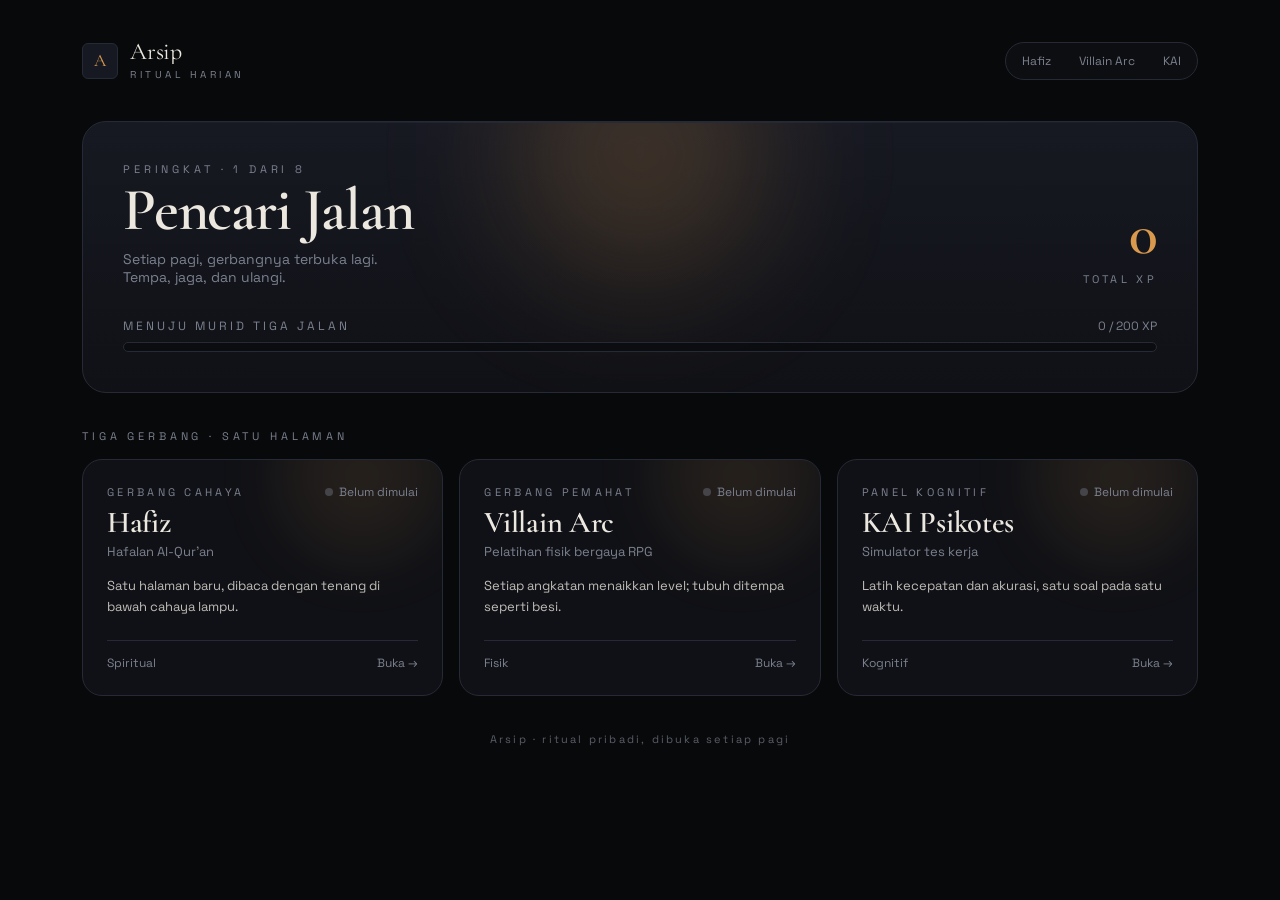
<file: index.html>
<!DOCTYPE html>
<html lang="id">
<head>
<meta charset="UTF-8">
<meta name="viewport" content="width=device-width, initial-scale=1.0">
<title>Arsip — Tiga Gerbang Ritual Harian</title>
<meta name="description" content="Satu halaman pembuka harian: peringkat XP gabungan dari Hafiz, Villain Arc, dan KAI Psikotes Simulator.">
<link rel="manifest" href="manifest.json">
<meta name="theme-color" content="#0b0c10">
<link rel="preconnect" href="https://fonts.googleapis.com">
<link rel="preconnect" href="https://fonts.gstatic.com" crossorigin>
<link href="https://fonts.googleapis.com/css2?family=Cormorant+Garamond:wght@500;600;700&family=Space+Grotesk:wght@400;500;600&display=swap" rel="stylesheet">
<style>
  :root{
    --ink: oklch(0.139 0.005 262.8);
    --surface: oklch(0.179 0.01 276.4);
    --raised: oklch(0.216 0.018 275);
    --edge: oklch(0.286 0.023 270.5);
    --mist: oklch(0.604 0.022 270.1);
    --snow: oklch(0.932 0.011 84.5);
    --ember: oklch(0.733 0.119 69.1);
    --font-sans: "Space Grotesk", ui-sans-serif, system-ui, sans-serif;
    --font-display: "Cormorant Garamond", ui-serif, Georgia, serif;
  }
  *{box-sizing:border-box;}
  body{
    margin:0; min-height:100vh; background:var(--ink); color:var(--snow);
    font-family:var(--font-sans); -webkit-font-smoothing:antialiased;
  }
  ::selection{ background-color: color-mix(in oklab, var(--ember) 30%, transparent); }
  a{ text-decoration:none; color:inherit; }

  .wrap{ max-width:1180px; margin:0 auto; padding:28px 20px 40px; }
  @media (min-width:640px){ .wrap{ padding:40px 32px 56px; } }

  /* ---- header ---- */
  header{ display:grid; grid-template-columns:minmax(0,1fr) auto; align-items:center; gap:12px; }
  @media (min-width:640px){ header{ display:flex; justify-content:space-between; flex-wrap:wrap; } }
  .brand{ display:flex; align-items:center; gap:10px; min-width:0; }
  @media (min-width:640px){ .brand{ gap:12px; } }
  .brand-mark{
    width:36px; height:36px; flex-shrink:0; display:grid; place-items:center; border-radius:6px;
    background:var(--raised); border:1px solid var(--edge);
    font-family:var(--font-display); font-size:1.1rem; color:var(--ember);
  }
  .brand-text{ min-width:0; }
  .brand-name{ font-family:var(--font-display); font-size:1.3rem; letter-spacing:-0.01em; line-height:1; margin:0; white-space:nowrap; overflow:hidden; text-overflow:ellipsis; }
  @media (min-width:640px){ .brand-name{ font-size:1.5rem; } }
  .brand-sub{ font-size:9px; letter-spacing:0.3em; text-transform:uppercase; color:var(--mist); margin:4px 0 0; white-space:nowrap; overflow:hidden; text-overflow:ellipsis; }
  @media (min-width:640px){ .brand-sub{ font-size:10px; letter-spacing:0.35em; } }

  nav.pills{ display:flex; align-items:center; gap:4px; flex-shrink:0; border-radius:999px; background:color-mix(in oklab, var(--surface) 70%, transparent); border:1px solid var(--edge); padding:4px; }
  nav.pills a{ border-radius:999px; padding:6px 10px; font-size:11px; color:var(--mist); transition:color .15s ease, background .15s ease; }
  @media (min-width:640px){ nav.pills a{ padding:6px 12px; font-size:12px; } }
  nav.pills a:hover{ color:var(--snow); }
  nav.pills a.current{ background:var(--raised); color:var(--snow); border:1px solid var(--edge); }
  .nav-full{ display:none; }
  .nav-short{ display:inline; }
  @media (min-width:480px){ .nav-full{ display:inline; } .nav-short{ display:none; } }

  /* ---- rank hero ---- */
  .hero{
    position:relative; overflow:hidden; margin-top:24px; padding:20px;
    border-radius:20px; border:1px solid var(--edge);
    background:linear-gradient(to bottom, var(--raised), var(--surface));
  }
  @media (min-width:640px){ .hero{ margin-top:40px; padding:40px; border-radius:24px; } }
  .hero-glow{
    position:absolute; top:-96px; left:50%; transform:translateX(-50%);
    width:256px; height:256px; border-radius:999px; background:color-mix(in oklab, var(--ember) 20%, transparent);
    filter:blur(64px); pointer-events:none; animation:ember-breathe 4.5s ease-in-out infinite;
  }
  .hero-topline{ position:absolute; inset:0 0 auto 0; height:1px; background:linear-gradient(to right, transparent, var(--edge), transparent); }
  .hero-inner{ position:relative; }
  .hero-row{ display:flex; flex-direction:column; gap:20px; }
  @media (min-width:640px){ .hero-row{ flex-direction:row; align-items:flex-end; justify-content:space-between; gap:24px; } }
  .hero-left{ min-width:0; }
  .eyebrow{ font-size:10px; letter-spacing:0.3em; text-transform:uppercase; color:var(--mist); margin:0; }
  @media (min-width:640px){ .eyebrow{ font-size:11px; letter-spacing:0.35em; } }
  .rank-name{ font-family:var(--font-display); font-weight:600; font-size:2.2rem; line-height:1.1; letter-spacing:-0.02em; margin:4px 0 0; }
  @media (min-width:640px){ .rank-name{ font-size:clamp(2.4rem,7vw,3.75rem); line-height:1; } }
  .rank-desc{ margin:10px 0 0; max-width:32ch; font-size:13px; color:var(--mist); }
  @media (min-width:640px){ .rank-desc{ font-size:14px; } }
  .xp-total{ font-family:var(--font-display); font-weight:600; font-size:2.6rem; line-height:1; letter-spacing:-0.02em; color:var(--ember); margin:0; }
  @media (min-width:640px){ .xp-total{ font-size:clamp(2.4rem,6vw,3.75rem); } }
  .xp-label{ margin:0; font-size:10px; letter-spacing:0.3em; text-transform:uppercase; color:var(--mist); }
  @media (min-width:640px){ .xp-label{ margin:8px 0 0; font-size:11px; } }
  .hero-right{ display:flex; align-items:baseline; gap:10px; text-align:left; }
  @media (min-width:640px){ .hero-right{ display:block; text-align:right; } }

  .prog{ margin-top:24px; }
  @media (min-width:640px){ .prog{ margin-top:32px; } }
  .prog-row{ display:flex; flex-wrap:wrap; align-items:center; justify-content:space-between; gap:6px 12px; margin-bottom:8px; font-size:11px; color:var(--mist); }
  @media (min-width:640px){ .prog-row{ font-size:12px; } }
  .prog-row span:first-child{ letter-spacing:0.2em; text-transform:uppercase; }
  @media (min-width:640px){ .prog-row span:first-child{ letter-spacing:0.25em; } }
  .prog-track{ height:10px; width:100%; overflow:hidden; border-radius:999px; background:color-mix(in oklab, var(--ink) 60%, transparent); border:1px solid var(--edge); }
  .prog-fill{
    height:100%; border-radius:999px; background:linear-gradient(to right, color-mix(in oklab, var(--ember) 70%, transparent), var(--ember));
    transform-origin:left; animation:ember-fill 1.6s cubic-bezier(.2,.7,.2,1) both;
  }

  /* ---- gates ---- */
  .gates-label{ margin:28px 0 14px; font-size:10px; letter-spacing:0.3em; text-transform:uppercase; color:var(--mist); }
  @media (min-width:640px){ .gates-label{ margin:36px 0 16px; font-size:11px; letter-spacing:0.35em; } }
  .gates{ display:grid; grid-template-columns:1fr; gap:16px; }
  @media (min-width:820px){ .gates{ grid-template-columns:repeat(3,1fr); } }

  .gate-card{
    position:relative; display:block; overflow:hidden; border-radius:18px;
    background:var(--surface); border:1px solid var(--edge); padding:20px;
    transition:transform .25s cubic-bezier(.2,.7,.2,1), border-color .25s ease;
  }
  @media (min-width:640px){ .gate-card{ border-radius:20px; padding:24px; } }
  .gate-card:hover{ transform:translateY(-4px); border-color:color-mix(in oklab, var(--ember) 40%, var(--edge)); }
  .gate-card:active{ transform:translateY(-1px); }
  .gate-glow{
    position:absolute; top:-64px; right:0; width:160px; height:160px; border-radius:999px;
    background:color-mix(in oklab, var(--ember) 10%, transparent); filter:blur(32px);
    pointer-events:none; transition:background .25s ease;
  }
  .gate-card:hover .gate-glow{ background:color-mix(in oklab, var(--ember) 20%, transparent); }
  .gate-inner{ position:relative; }
  .gate-top{ display:flex; align-items:center; justify-content:space-between; gap:8px; }
  .gate-label{ font-size:11px; letter-spacing:0.3em; text-transform:uppercase; color:var(--mist); }
  .gate-status{ display:flex; align-items:center; gap:6px; font-size:12px; color:var(--mist); white-space:nowrap; }
  .status-dot{ width:8px; height:8px; border-radius:999px; display:inline-block; }
  .status-dot.on{ background:var(--ember); box-shadow:0 0 8px 2px color-mix(in oklab, var(--ember) 60%, transparent); }
  .status-dot.off{ background:color-mix(in oklab, var(--mist) 40%, transparent); }
  .gate-name{ font-family:var(--font-display); font-weight:600; font-size:1.9rem; line-height:1.15; letter-spacing:-0.01em; margin:6px 0 0; }
  .gate-line{ margin:2px 0 0; font-size:13px; color:var(--mist); }
  .gate-blurb{ margin:16px 0 0; font-size:13px; line-height:1.6; color:color-mix(in oklab, var(--snow) 80%, transparent); }
  .gate-foot{ margin-top:22px; padding-top:14px; border-top:1px solid var(--edge); display:flex; align-items:center; justify-content:space-between; font-size:12px; }
  .gate-domain{ color:var(--mist); }
  .gate-cta{ color:var(--mist); transition:transform .15s ease, color .15s ease; }
  .gate-card:hover .gate-cta{ transform:translateX(4px); }
  .gate-card.is-active .gate-cta{ color:var(--ember); }

  footer{ margin-top:36px; text-align:center; font-size:11px; letter-spacing:0.2em; color:color-mix(in oklab, var(--mist) 70%, transparent); }

  /* ---- reveal-on-load ---- */
  .rise{ animation:ember-rise .9s cubic-bezier(.2,.7,.2,1) backwards; }
  @keyframes ember-rise{ from{ opacity:0; transform:translateY(16px); } to{ opacity:1; transform:translateY(0); } }
  @keyframes ember-fill{ from{ transform:scaleX(0); } to{ transform:scaleX(1); } }
  @keyframes ember-breathe{ 0%,100%{ opacity:.4; } 50%{ opacity:.85; } }
  @media (prefers-reduced-motion: reduce){
    .rise, .prog-fill, .hero-glow{ animation:none !important; opacity:1; }
  }
</style>
</head>
<body>

<div class="wrap">

  <header class="rise" style="animation-delay:.05s">
    <div class="brand">
      <div class="brand-mark">A</div>
      <div class="brand-text">
        <p class="brand-name">Arsip</p>
        <p class="brand-sub">Ritual Harian</p>
      </div>
    </div>
    <nav class="pills">
      <a href="./hafiz/">Hafiz</a>
      <a href="./villain-arc/"><span class="nav-full">Villain Arc</span><span class="nav-short">Villain</span></a>
      <a href="./kai/">KAI</a>
    </nav>
  </header>

  <section class="hero rise" style="animation-delay:.15s">
    <div class="hero-glow"></div>
    <div class="hero-topline"></div>
    <div class="hero-inner">
      <div class="hero-row">
        <div class="hero-left">
          <p class="eyebrow" id="rankPos">Peringkat · — dari 8</p>
          <h1 class="rank-name" id="rankName">Memuat…</h1>
          <p class="rank-desc">Setiap pagi, gerbangnya terbuka lagi. Tempa, jaga, dan ulangi.</p>
        </div>
        <div class="hero-right">
          <p class="xp-total" id="rankXP">0</p>
          <p class="xp-label">Total XP</p>
        </div>
      </div>
      <div class="prog">
        <div class="prog-row">
          <span id="rankNextLabel">Menuju —</span>
          <span id="rankNextXP">0 / 0 XP</span>
        </div>
        <div class="prog-track"><div class="prog-fill" id="rankFill" style="width:0%"></div></div>
      </div>
    </div>
  </section>

  <p class="gates-label rise" style="animation-delay:.3s">Tiga gerbang · satu halaman</p>

  <div class="gates">
    <a class="gate-card rise" data-app="hafiz" href="./hafiz/" style="animation-delay:.4s">
      <div class="gate-glow"></div>
      <div class="gate-inner">
        <div class="gate-top">
          <span class="gate-label">Gerbang Cahaya</span>
          <span class="gate-status" id="hafizStatus"><span class="status-dot off"></span>Memuat…</span>
        </div>
        <h2 class="gate-name">Hafiz</h2>
        <p class="gate-line">Hafalan Al-Qur'an</p>
        <p class="gate-blurb">Satu halaman baru, dibaca dengan tenang di bawah cahaya lampu.</p>
        <div class="gate-foot">
          <span class="gate-domain">Spiritual</span>
          <span class="gate-cta">Buka →</span>
        </div>
      </div>
    </a>

    <a class="gate-card rise" data-app="villain-arc" href="./villain-arc/" style="animation-delay:.5s">
      <div class="gate-glow"></div>
      <div class="gate-inner">
        <div class="gate-top">
          <span class="gate-label">Gerbang Pemahat</span>
          <span class="gate-status" id="villainStatus"><span class="status-dot off"></span>Memuat…</span>
        </div>
        <h2 class="gate-name">Villain Arc</h2>
        <p class="gate-line">Pelatihan fisik bergaya RPG</p>
        <p class="gate-blurb">Setiap angkatan menaikkan level; tubuh ditempa seperti besi.</p>
        <div class="gate-foot">
          <span class="gate-domain">Fisik</span>
          <span class="gate-cta">Buka →</span>
        </div>
      </div>
    </a>

    <a class="gate-card rise" data-app="kai" href="./kai/" style="animation-delay:.6s">
      <div class="gate-glow"></div>
      <div class="gate-inner">
        <div class="gate-top">
          <span class="gate-label">Panel Kognitif</span>
          <span class="gate-status" id="kaiStatus"><span class="status-dot off"></span>Memuat…</span>
        </div>
        <h2 class="gate-name">KAI Psikotes</h2>
        <p class="gate-line">Simulator tes kerja</p>
        <p class="gate-blurb">Latih kecepatan dan akurasi, satu soal pada satu waktu.</p>
        <div class="gate-foot">
          <span class="gate-domain">Kognitif</span>
          <span class="gate-cta">Buka →</span>
        </div>
      </div>
    </a>
  </div>

  <p class="rise" style="animation-delay:.7s"><footer>Arsip · ritual pribadi, dibuka setiap pagi</footer></p>

</div>

<script src="shared/storage-bridge.js"></script>
<script src="shared/gamification-core.js"></script>
<script>
(function () {
  function todayISO() { return new Date().toISOString().slice(0, 10); }
  function setStatus(el, active, label) {
    el.innerHTML = `<span class="status-dot ${active ? 'on' : 'off'}"></span>${label}`;
  }
  function setActive(cardEl, active) {
    cardEl.classList.toggle('is-active', !!active);
  }

  // ---- Rank hero (XP global lintas-app) ----
  function renderRank() {
    const profile = SharedGamification.getGlobalProfile();
    const ranks = SharedGamification.GLOBAL_RANKS;
    const idx = ranks.findIndex(r => r.name === profile.rank.name);

    document.getElementById('rankPos').textContent = `Peringkat · ${idx + 1} dari ${ranks.length}`;
    document.getElementById('rankName').textContent = profile.rank.name;
    document.getElementById('rankXP').textContent = profile.xp.toLocaleString('id-ID');
    document.getElementById('rankFill').style.width = profile.rank.progressToNext + '%';

    if (profile.rank.next) {
      document.getElementById('rankNextLabel').textContent = `Menuju ${profile.rank.next.name}`;
      const floor = ranks[idx].xp;
      const ceil = profile.rank.next.xp;
      document.getElementById('rankNextXP').textContent = `${profile.xp - floor} / ${ceil - floor} XP`;
    } else {
      document.getElementById('rankNextLabel').textContent = 'Rank maksimum tercapai';
      document.getElementById('rankNextXP').textContent = `${profile.xp} XP`;
    }
  }

  // ---- Hafiz: baca localStorage milik hafiz app langsung (same-origin) ----
  function renderHafizToday() {
    const el = document.getElementById('hafizStatus');
    const card = document.querySelector('.gate-card[data-app="hafiz"]');
    try {
      const profile = JSON.parse(localStorage.getItem('hafiz:profile'));
      const activeToday = profile && profile.lastActiveDate === todayISO();
      setStatus(el, activeToday, activeToday ? 'Aktif hari ini' : 'Belum dimulai');
      setActive(card, activeToday);
    } catch (e) {
      setStatus(el, false, 'Belum dimulai');
    }
  }

  // ---- Villain Arc: baca localStorage milik villain-arc app langsung ----
  function renderVillainToday() {
    const el = document.getElementById('villainStatus');
    const card = document.querySelector('.gate-card[data-app="villain-arc"]');
    try {
      const streak = JSON.parse(localStorage.getItem('va_current_streak'));
      const active = (streak || 0) > 0;
      setStatus(el, active, active ? `Streak ${streak} hari` : 'Belum dimulai');
      setActive(card, active);
    } catch (e) {
      setStatus(el, false, 'Belum dimulai');
    }
  }

  // ---- KAI: baca localStorage kai:history ----
  function renderKaiToday() {
    const el = document.getElementById('kaiStatus');
    const card = document.querySelector('.gate-card[data-app="kai"]');
    try {
      const history = JSON.parse(localStorage.getItem('kai:history')) || [];
      const today = todayISO();
      const doneToday = history.some(h => (h.date || '').slice(0, 10) === today);
      setStatus(el, doneToday, doneToday ? 'Aktif hari ini' : 'Belum dimulai');
      setActive(card, doneToday);
    } catch (e) {
      setStatus(el, false, 'Belum dimulai');
    }
  }

  renderRank();
  renderHafizToday();
  renderVillainToday();
  renderKaiToday();

  if ('serviceWorker' in navigator) {
    navigator.serviceWorker.register('./sw.js').catch((e) => console.warn('SW register failed', e));
  }
})();
</script>
</body>
</html>
</file>
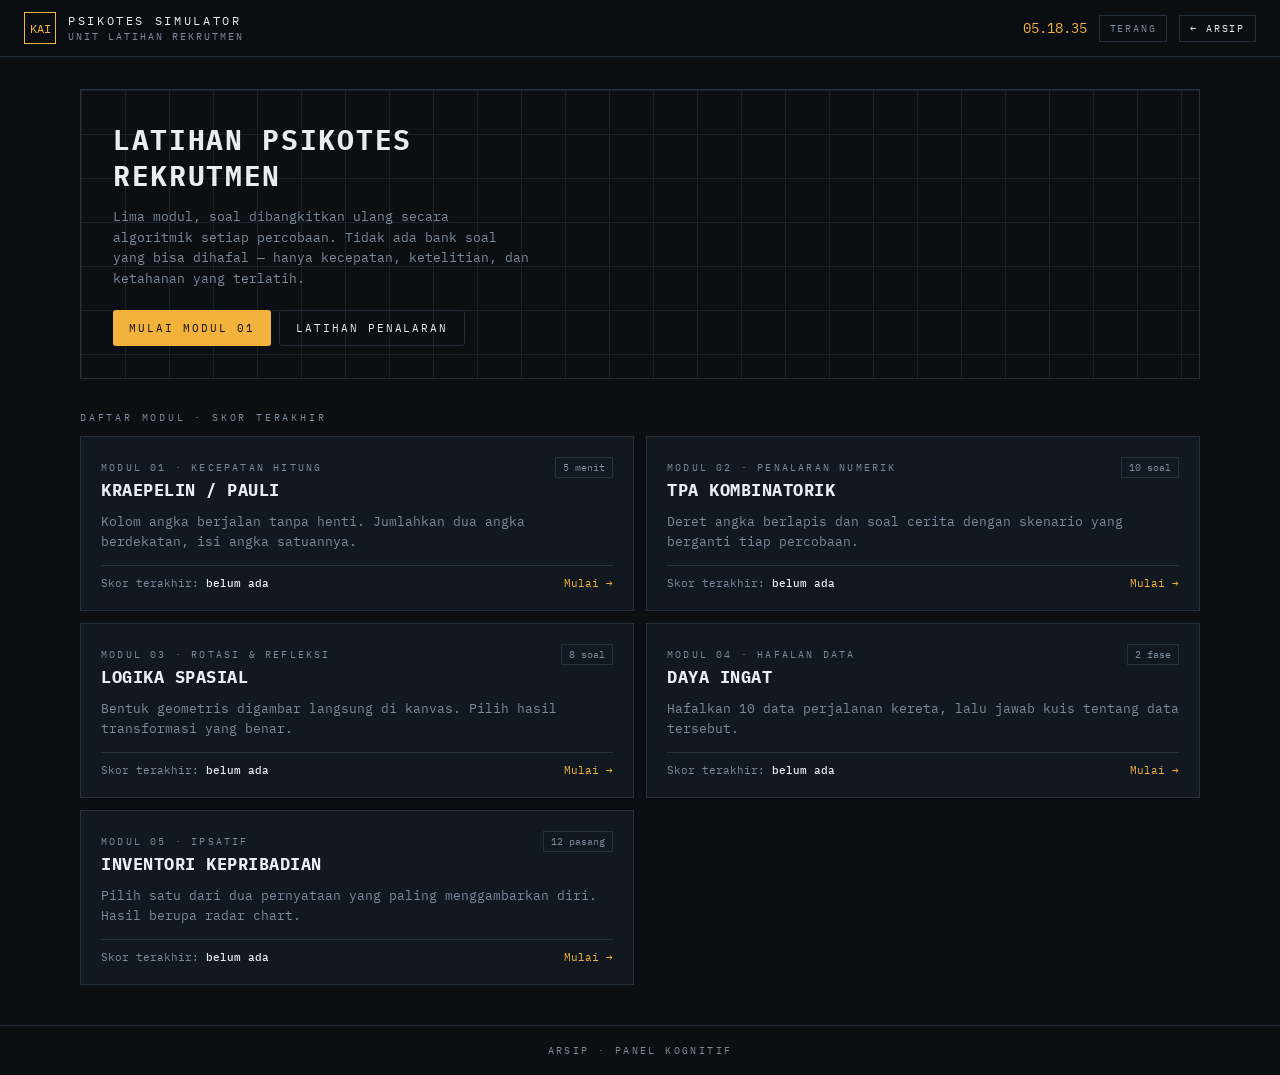
<file: kai/index.html>
<!DOCTYPE html>
<html lang="id">
<head>
<meta charset="UTF-8">
<meta name="viewport" content="width=device-width, initial-scale=1.0">
<title>KAI Psikotes Simulator — Latihan Tes BUMN</title>
<meta name="description" content="Simulator psikotes rekrutmen BUMN dengan lima modul: Kraepelin, TPA, logika spasial, daya ingat, dan inventori kepribadian. Soal dibangkitkan ulang setiap percobaan.">
<link rel="preconnect" href="https://fonts.googleapis.com">
<link rel="preconnect" href="https://fonts.gstatic.com" crossorigin>
<link href="https://fonts.googleapis.com/css2?family=IBM+Plex+Mono:wght@400;500;600&display=swap" rel="stylesheet">
<script src="../shared/storage-bridge.js" onerror="console.warn('shared module tidak tersedia (mode standalone)')"></script>
<script src="../shared/gamification-core.js" onerror="console.warn('shared module tidak tersedia (mode standalone)')"></script>
<style>
  :root{
    --font-mono: "IBM Plex Mono", ui-monospace, SFMono-Regular, monospace;
  }
  html[data-mode="dark"]{
    --kai-bg:#0b0f14; --kai-panel:#121820; --kai-line:#24303d;
    --kai-text:#e6edf3; --kai-dim:#7c8b9b; --kai-signal:#f2b23c; --kai-alert:#e05c4b;
  }
  html[data-mode="light"]{
    --kai-bg:#f4f5f2; --kai-panel:#ffffff; --kai-line:#d3d8dd;
    --kai-text:#16202a; --kai-dim:#6a7885; --kai-signal:#b6761a; --kai-alert:#b23a2c;
  }
  *{ box-sizing:border-box; }
  body{ margin:0; min-height:100vh; background:var(--kai-bg); color:var(--kai-text); font-family:var(--font-mono); }
  button, input{ font-family:var(--font-mono); }
  a{ color:inherit; }

  .wrap{ max-width:1120px; margin:0 auto; padding:0 16px; }
  @media (min-width:640px){ .wrap{ padding:0 24px; } }

  header{ position:sticky; top:0; z-index:10; border-bottom:1px solid var(--kai-line); background:color-mix(in oklab, var(--kai-bg) 95%, transparent); backdrop-filter:blur(6px); }
  header .row{ display:grid; grid-template-columns:minmax(0,1fr) auto; align-items:center; gap:12px; padding:12px 16px; }
  @media (min-width:640px){ header .row{ padding:12px 24px; } }
  .brand{ display:flex; align-items:center; gap:10px; min-width:0; }
  @media (min-width:640px){ .brand{ gap:12px; } }
  .brand-mark{ width:32px; height:32px; flex-shrink:0; display:grid; place-items:center; border:1px solid var(--kai-signal); color:var(--kai-signal); font-size:12px; }
  .brand-text{ min-width:0; }
  .brand-title{ font-size:11px; text-transform:uppercase; letter-spacing:0.18em; margin:0; white-space:nowrap; overflow:hidden; text-overflow:ellipsis; }
  @media (min-width:640px){ .brand-title{ font-size:12px; letter-spacing:0.22em; } }
  .brand-sub{ font-size:9px; text-transform:uppercase; letter-spacing:0.16em; color:var(--kai-dim); margin:2px 0 0; white-space:nowrap; overflow:hidden; text-overflow:ellipsis; }
  @media (min-width:640px){ .brand-sub{ font-size:10px; letter-spacing:0.2em; } }
  .head-actions{ display:flex; align-items:center; gap:6px; flex-shrink:0; }
  @media (min-width:640px){ .head-actions{ gap:12px; } }
  .clock{ font-size:13px; color:var(--kai-signal); font-variant-numeric:tabular-nums; }
  @media (min-width:640px){ .clock{ font-size:14px; } }
  .ghost-btn{ border:1px solid var(--kai-line); background:transparent; color:var(--kai-dim); padding:6px 10px; font-size:10px; text-transform:uppercase; letter-spacing:0.18em; cursor:pointer; transition:color .15s ease, border-color .15s ease; }
  .ghost-btn:hover{ border-color:var(--kai-signal); color:var(--kai-signal); }
  .ghost-btn.text{ color:var(--kai-text); text-decoration:none; display:inline-block; }

  main{ padding:24px 16px 32px; }
  @media (min-width:640px){ main{ padding:32px 24px 40px; } }
  .maxw{ max-width:1120px; margin:0 auto; }

  .hero{ position:relative; overflow:hidden; border:1px solid var(--kai-line); padding:24px; background-image:
      linear-gradient(to right, color-mix(in srgb, var(--kai-line) 55%, transparent) 1px, transparent 1px),
      linear-gradient(to bottom, color-mix(in srgb, var(--kai-line) 55%, transparent) 1px, transparent 1px);
    background-size:44px 44px; }
  @media (min-width:640px){ .hero{ padding:32px; } }
  .hero h1{ max-width:26ch; font-size:22px; text-transform:uppercase; line-height:1.3; letter-spacing:0.06em; margin:0; }
  @media (min-width:640px){ .hero h1{ font-size:28px; } }
  .hero p{ margin:12px 0 0; max-width:52ch; font-size:13px; line-height:1.6; color:var(--kai-dim); }
  .hero .actions{ margin-top:20px; display:flex; flex-wrap:wrap; gap:8px; }

  .kai-btn{ display:inline-flex; align-items:center; justify-content:center; gap:8px; border-radius:3px; padding:10px 16px; font-size:11px; text-transform:uppercase; letter-spacing:0.18em; border:none; cursor:pointer; transition:filter .15s ease, color .15s ease, border-color .15s ease; }
  .kai-btn.solid{ background:var(--kai-signal); color:var(--kai-bg); }
  .kai-btn.solid:hover{ filter:brightness(1.1); }
  .kai-btn.ghost{ background:transparent; border:1px solid var(--kai-line); color:var(--kai-text); }
  .kai-btn.ghost:hover{ border-color:var(--kai-signal); color:var(--kai-signal); }
  .kai-btn:disabled{ opacity:.4; cursor:not-allowed; }

  .section-label{ margin:32px 0 12px; font-size:10px; text-transform:uppercase; letter-spacing:0.28em; color:var(--kai-dim); }
  .mod-grid{ display:grid; gap:12px; grid-template-columns:1fr; }
  @media (min-width:640px){ .mod-grid{ grid-template-columns:1fr 1fr; } }
  .mod-card{ text-align:left; border:1px solid var(--kai-line); background:var(--kai-panel); padding:20px; cursor:pointer; transition:border-color .15s ease; color:var(--kai-text); }
  .mod-card:hover{ border-color:var(--kai-signal); }
  .mod-top{ display:flex; align-items:flex-start; justify-content:space-between; gap:12px; }
  .mod-kind{ font-size:10px; text-transform:uppercase; letter-spacing:0.22em; color:var(--kai-dim); }
  .mod-name{ margin:4px 0 0; font-size:17px; text-transform:uppercase; letter-spacing:0.03em; }
  .mod-card:hover .mod-name{ color:var(--kai-signal); }
  .mod-dur{ flex-shrink:0; border:1px solid var(--kai-line); padding:3px 7px; font-size:10px; color:var(--kai-dim); }
  .mod-desc{ margin:10px 0 0; font-size:12.5px; line-height:1.6; color:var(--kai-dim); }
  .mod-foot{ margin-top:14px; border-top:1px solid var(--kai-line); padding-top:10px; display:flex; align-items:center; justify-content:space-between; font-size:11px; }
  .mod-foot .last{ color:var(--kai-dim); }
  .mod-foot .last b{ color:var(--kai-text); font-weight:500; }
  .mod-foot .go{ color:var(--kai-signal); }

  .panel{ border:1px solid var(--kai-line); background:var(--kai-panel); border-radius:4px; }
  .panel-label{ border-bottom:1px solid var(--kai-line); padding:8px 16px; font-size:10px; text-transform:uppercase; letter-spacing:0.28em; color:var(--kai-dim); }
  .progress-line{ height:4px; width:100%; overflow:hidden; background:var(--kai-line); }
  .progress-fill{ height:100%; background:var(--kai-signal); transition:width .3s ease; }
  .stack{ display:flex; flex-direction:column; gap:16px; }

  .stat-grid{ display:grid; grid-template-columns:repeat(4,1fr); gap:6px; }
  @media (min-width:640px){ .stat-grid{ gap:8px; } }
  .stat{ min-width:0; border:1px solid var(--kai-line); background:color-mix(in oklab, var(--kai-bg) 40%, transparent); padding:8px 10px; }
  @media (min-width:640px){ .stat{ padding:8px 12px; } }
  .stat .l{ font-size:9px; text-transform:uppercase; letter-spacing:0.14em; color:var(--kai-dim); margin:0; white-space:nowrap; overflow:hidden; text-overflow:ellipsis; }
  @media (min-width:640px){ .stat .l{ font-size:10px; letter-spacing:0.2em; } }
  .stat .v{ margin:4px 0 0; font-size:16px; font-variant-numeric:tabular-nums; }
  @media (min-width:640px){ .stat .v{ font-size:20px; } }

  /* Kraepelin */
  .kr-grid{ display:grid; gap:12px; grid-template-columns:1fr; }
  @media (min-width:640px){ .kr-grid{ gap:16px; } }
  @media (min-width:1024px){ .kr-grid{ grid-template-columns:1fr minmax(0,300px); } }
  .kr-column-wrap{ position:relative; display:flex; height:190px; flex-direction:column; align-items:center; justify-content:flex-start; gap:2px; overflow:hidden; padding:16px 0; }
  @media (min-width:640px){ .kr-column-wrap{ height:360px; gap:4px; padding:20px 0; } }
  .kr-highlight{ position:absolute; left:50%; top:20px; height:64px; width:80px; transform:translateX(-50%); border-radius:3px; border:1px solid var(--kai-line); transition:border-color .1s ease, background .1s ease; }
  @media (min-width:640px){ .kr-highlight{ top:26px; height:86px; width:96px; } }
  .kr-highlight.ok{ border-color:var(--kai-signal); background:color-mix(in oklab, var(--kai-signal) 15%, transparent); }
  .kr-highlight.no{ border-color:var(--kai-alert); background:color-mix(in oklab, var(--kai-alert) 15%, transparent); }
  .kr-digit{ position:relative; font-size:24px; font-variant-numeric:tabular-nums; }
  @media (min-width:640px){ .kr-digit{ font-size:36px; } }
  .kr-digit.dim{ color:color-mix(in oklab, var(--kai-dim) 60%, transparent); }
  .kr-keypad-panel{ position:sticky; bottom:8px; z-index:10; }
  @media (min-width:1024px){ .kr-keypad-panel{ position:static; } }
  .kr-keypad{ display:grid; grid-template-columns:repeat(5,1fr); gap:6px; padding:8px; }
  @media (min-width:640px){ .kr-keypad{ gap:8px; padding:12px; } }
  .kr-key{ aspect-ratio:1; min-height:46px; touch-action:manipulation; user-select:none; border-radius:3px; border:1px solid var(--kai-line); background:color-mix(in oklab, var(--kai-bg) 50%, transparent); color:var(--kai-text); font-size:16px; cursor:pointer; }
  @media (min-width:1024px){ .kr-key:hover{ border-color:var(--kai-signal); color:var(--kai-signal); } }
  .kr-key:active{ background:var(--kai-signal); color:var(--kai-bg); }

  /* MCQ */
  .q-prompt{ padding:20px 16px 16px; font-size:15px; line-height:1.6; }
  @media (min-width:640px){ .q-prompt{ font-size:18px; padding:24px 16px; } }
  .choice-grid{ display:grid; gap:8px; grid-template-columns:1fr; }
  @media (min-width:640px){ .choice-grid{ grid-template-columns:1fr 1fr; } }
  .choice-btn{ min-height:52px; text-align:left; border-radius:3px; border:1px solid var(--kai-line); background:var(--kai-panel); color:var(--kai-text); padding:13px 14px; font-size:14px; cursor:pointer; font-family:var(--font-mono); }
  @media (min-width:640px){ .choice-btn{ padding:14px 16px; font-size:15px; } }
  @media (min-width:1024px){ .choice-btn:hover{ border-color:var(--kai-signal); } }
  .choice-btn .idx{ margin-right:10px; font-size:11px; color:var(--kai-dim); }
  .choice-btn.right{ border-color:var(--kai-signal); background:color-mix(in oklab, var(--kai-signal) 15%, transparent); color:var(--kai-signal); }
  .choice-btn.wrong{ border-color:var(--kai-alert); background:color-mix(in oklab, var(--kai-alert) 15%, transparent); color:var(--kai-alert); }
  .choice-btn:disabled{ cursor:default; }

  /* Spatial */
  .sp-grid{ display:grid; gap:12px; grid-template-columns:1fr; }
  @media (min-width:640px){ .sp-grid{ gap:16px; } }
  @media (min-width:768px){ .sp-grid{ grid-template-columns:220px 1fr; } }
  .sp-base{ display:flex; flex-direction:row; align-items:center; justify-content:center; gap:16px; padding:16px; }
  @media (min-width:768px){ .sp-base{ flex-direction:column; gap:12px; } }
  .sp-label{ font-size:11px; text-transform:uppercase; letter-spacing:0.16em; color:var(--kai-signal); }
  .sp-opts{ display:grid; grid-template-columns:repeat(2,1fr); gap:8px; padding:8px; }
  @media (min-width:640px){ .sp-opts{ grid-template-columns:repeat(4,1fr); gap:12px; padding:12px; } }
  .sp-opt{ display:flex; flex-direction:column; align-items:center; gap:8px; border-radius:3px; border:1px solid var(--kai-line); padding:8px; cursor:pointer; background:transparent; }
  @media (min-width:1024px){ .sp-opt:hover{ border-color:var(--kai-signal); } }
  .sp-opt.right{ border-color:var(--kai-signal); background:color-mix(in oklab, var(--kai-signal) 10%, transparent); }
  .sp-opt.wrong{ border-color:var(--kai-alert); background:color-mix(in oklab, var(--kai-alert) 10%, transparent); }
  .sp-opt .lab{ font-size:11px; color:var(--kai-dim); }
  canvas{ display:block; }

  /* Memory */
  table.manifest{ width:100%; table-layout:fixed; border-collapse:collapse; font-size:12px; }
  @media (min-width:640px){ table.manifest{ font-size:14px; } }
  table.manifest th{ text-align:left; padding:8px 12px; font-size:9px; text-transform:uppercase; letter-spacing:0.14em; color:var(--kai-dim); }
  @media (min-width:640px){ table.manifest th{ padding:8px 16px; font-size:10px; letter-spacing:0.2em; } }
  table.manifest th:nth-child(2){ width:64px; }
  @media (min-width:640px){ table.manifest th:nth-child(2){ width:96px; } }
  table.manifest td{ padding:8px 12px; border-top:1px solid var(--kai-line); overflow:hidden; text-overflow:ellipsis; white-space:nowrap; }
  @media (min-width:640px){ table.manifest td{ padding:10px 16px; } }
  table.manifest td.kode{ color:var(--kai-signal); }

  /* Personality */
  .ip-grid{ display:grid; gap:12px; grid-template-columns:1fr; }
  @media (min-width:640px){ .ip-grid{ grid-template-columns:1fr 1fr; } }
  .ip-card{ text-align:left; border-radius:3px; border:1px solid var(--kai-line); background:var(--kai-panel); color:var(--kai-text); padding:20px; cursor:pointer; font-family:var(--font-mono); }
  .ip-card:hover{ border-color:var(--kai-signal); }
  .ip-card .tag{ font-size:10px; text-transform:uppercase; letter-spacing:0.22em; color:var(--kai-dim); }
  .ip-card p{ margin:12px 0 0; font-size:14px; line-height:1.6; }
  .ip-card:hover p{ color:var(--kai-signal); }

  /* Result */
  .result-score{ text-align:center; padding:26px 20px; }
  .result-score .l{ font-size:10px; text-transform:uppercase; letter-spacing:0.28em; color:var(--kai-dim); margin:0; }
  .result-score .v{ margin:8px 0 0; font-size:44px; color:var(--kai-signal); font-variant-numeric:tabular-nums; }
  .result-score .v span{ color:var(--kai-dim); }
  .radar-wrap{ padding:20px; }

  footer{ border-top:1px solid var(--kai-line); padding:18px 16px; text-align:center; font-size:10px; text-transform:uppercase; letter-spacing:0.24em; color:var(--kai-dim); }

  @media (prefers-reduced-motion:reduce){ * { transition:none !important; } }
</style>
</head>
<body>

<header>
  <div class="row">
    <div class="brand">
      <div class="brand-mark">KAI</div>
      <div class="brand-text">
        <p class="brand-title">Psikotes Simulator</p>
        <p class="brand-sub">Unit latihan rekrutmen</p>
      </div>
    </div>
    <div class="head-actions">
      <span class="clock" id="liveClock">00:00:00</span>
      <button class="ghost-btn" id="modeToggleBtn">Terang</button>
      <a class="ghost-btn text" id="backLink" href="../">← Arsip</a>
    </div>
  </div>
</header>

<main>
  <div class="maxw" id="app"></div>
</main>

<footer>Arsip · Panel kognitif</footer>

<script>
(function () {
  "use strict";

  /* ============================= Util & generator soal ============================= */
  const randInt = (min, max) => Math.floor(Math.random() * (max - min + 1)) + min;
  const pick = (arr) => arr[randInt(0, arr.length - 1)];
  const shuffle = (arr) => {
    const a = arr.slice();
    for (let i = a.length - 1; i > 0; i--) {
      const j = randInt(0, i);
      [a[i], a[j]] = [a[j], a[i]];
    }
    return a;
  };
  const uid = () => Math.random().toString(36).slice(2, 10);

  function buildChoices(answer, spread) {
    spread = spread || 6;
    const set = new Set([answer]);
    while (set.size < 4) {
      const delta = randInt(1, spread) * (Math.random() < 0.5 ? -1 : 1);
      const candidate = answer + delta;
      if (candidate >= 0) set.add(candidate);
    }
    return shuffle([...set]).map((v) => ({ label: String(v), correct: v === answer }));
  }

  function generateSeries() {
    const kind = randInt(1, 4);
    let seq = [];
    let answer = 0;
    if (kind === 1) {
      const start = randInt(2, 12), d = randInt(2, 6), step = randInt(1, 4);
      let cur = start, diff = d;
      for (let i = 0; i < 5; i++) { seq.push(cur); cur += diff; diff += step; }
      answer = cur;
    } else if (kind === 2) {
      const a = randInt(3, 15), b = randInt(20, 40), da = randInt(2, 7), db = -randInt(2, 6);
      for (let i = 0; i < 3; i++) { seq.push(a + da * i, b + db * i); }
      answer = a + da * 3;
    } else if (kind === 3) {
      const start = randInt(2, 5), r = randInt(2, 3);
      let cur = start;
      for (let i = 0; i < 4; i++) { seq.push(cur); cur *= r; }
      answer = cur;
    } else {
      let a = randInt(1, 8), b = randInt(2, 11);
      seq = [a, b];
      for (let i = 0; i < 3; i++) { const c = a + b; seq.push(c); a = b; b = c; }
      answer = a + b;
    }
    return {
      id: uid(), prompt: seq.join(", ") + ", ...", hint: "Lanjutkan deret berikut",
      choices: buildChoices(answer, Math.max(4, Math.round(answer * 0.2) || 4))
    };
  }

  const NAMES = ["Rian", "Sinta", "Bagas", "Dewi", "Alif", "Nadia", "Fajar", "Ratih"];
  const CITIES = ["Bandung", "Semarang", "Surabaya", "Yogyakarta", "Cirebon", "Malang"];
  const GOODS = ["tiket", "koper", "paket", "kursi", "gerbong"];

  function generateStory() {
    const kind = randInt(1, 3);
    const a = pick(NAMES);
    let b = pick(NAMES);
    while (b === a) b = pick(NAMES);
    if (kind === 1) {
      const speed = randInt(40, 90), hours = randInt(2, 6), answer = speed * hours;
      return { id: uid(), prompt: `Kereta yang ditumpangi ${a} melaju rata-rata ${speed} km/jam menuju ${pick(CITIES)} selama ${hours} jam. Berapa km jarak yang ditempuh?`, hint: "Soal cerita", choices: buildChoices(answer, randInt(10, 40)) };
    }
    if (kind === 2) {
      const perOrang = randInt(3, 9), orang = randInt(4, 12), answer = perOrang * orang;
      return { id: uid(), prompt: `${a} dan ${orang - 1} rekannya masing-masing membawa ${perOrang} ${pick(GOODS)}. Berapa total yang dibawa seluruh rombongan?`, hint: "Soal cerita", choices: buildChoices(answer, randInt(4, 15)) };
    }
    const umurB = randInt(8, 24), beda = randInt(3, 12), tahun = randInt(2, 8), answer = umurB + beda + tahun;
    return { id: uid(), prompt: `Usia ${b} sekarang ${umurB} tahun. ${a} ${beda} tahun lebih tua darinya. Berapa usia ${a} ${tahun} tahun dari sekarang?`, hint: "Soal cerita", choices: buildChoices(answer, randInt(3, 9)) };
  }

  const generateTpaSet = (n) => Array.from({ length: n || 10 }, (_, i) => (i % 2 === 0 ? generateSeries() : generateStory()));

  function applyTransform(shape, t) {
    return { points: shape.points.map(([x, y]) => {
      const px = t.flip ? -x : x, py = y;
      const rad = (t.rotate * Math.PI) / 180;
      const cos = Math.round(Math.cos(rad)), sin = Math.round(Math.sin(rad));
      return [px * cos - py * sin, px * sin + py * cos];
    }) };
  }
  function randomShape() {
    const n = randInt(4, 6);
    const pts = [];
    for (let i = 0; i < n; i++) {
      const angle = (i / n) * Math.PI * 2 + Math.random() * 0.35;
      const r = randInt(30, 62);
      pts.push([Math.round(Math.cos(angle) * r), Math.round(Math.sin(angle) * r)]);
    }
    pts.push([randInt(10, 40), randInt(-70, -40)]);
    return { points: pts };
  }
  const shapeKey = (s) => s.points.map((p) => p.join(":")).join("|");

  function generateSpatialQuestion() {
    const base = randomShape();
    const transform = { rotate: pick([90, 180, 270]), flip: Math.random() < 0.5 };
    const correct = applyTransform(base, transform);
    const distractors = [];
    const used = new Set([shapeKey(correct)]);
    const variants = shuffle([
      { rotate: 90, flip: !transform.flip }, { rotate: 180, flip: !transform.flip },
      { rotate: 270, flip: transform.flip }, { rotate: 0, flip: !transform.flip },
      { rotate: 180, flip: transform.flip }
    ]);
    for (const v of variants) {
      if (distractors.length === 3) break;
      const s = applyTransform(base, v);
      if (!used.has(shapeKey(s))) { used.add(shapeKey(s)); distractors.push(s); }
    }
    const options = shuffle([correct, ...distractors]);
    return {
      id: uid(), base, transform, options,
      answerIndex: options.findIndex((o) => shapeKey(o) === shapeKey(correct)),
      label: `Rotasi ${transform.rotate}°${transform.flip ? " + refleksi cermin" : ""}`
    };
  }

  function generateMemoryRows(n) {
    n = n || 10;
    const prefixes = ["KA", "AR", "BM", "TG", "SN"];
    const rows = [];
    const seen = new Set();
    while (rows.length < n) {
      const kode = `${pick(prefixes)}-${randInt(100, 999)}`;
      if (seen.has(kode)) continue;
      seen.add(kode);
      rows.push({ kode, kursi: `${randInt(1, 12)}${pick(["A", "B", "C", "D", "E"])}`, nama: pick(NAMES) });
    }
    return rows;
  }
  function generateMemoryQuiz(rows, n) {
    n = n || 6;
    const picked = shuffle(rows).slice(0, n);
    return picked.map((row) => {
      const askKursi = Math.random() < 0.5;
      const answer = askKursi ? row.kursi : row.nama;
      const pool = rows.filter((r) => (askKursi ? r.kursi !== row.kursi : r.nama !== row.nama)).map((r) => (askKursi ? r.kursi : r.nama));
      const options = new Set([answer]);
      for (const p of shuffle(pool)) { if (options.size === 4) break; options.add(p); }
      while (options.size < 4) options.add(askKursi ? `${randInt(1, 12)}${pick(["A", "B", "C"])}` : pick(NAMES));
      return {
        id: uid(),
        prompt: askKursi ? `Nomor kursi untuk kereta ${row.kode}?` : `Siapa penumpang pada kereta ${row.kode}?`,
        hint: "Daya ingat",
        choices: shuffle([...options]).map((label) => ({ label, correct: label === answer }))
      };
    });
  }

  const PERSONALITY_DIMENSIONS = ["Ketelitian", "Kepemimpinan", "Kerja Sama", "Ketahanan Tekanan", "Inisiatif", "Kedisiplinan"];
  const STATEMENTS = {
    "Ketelitian": ["Saya memeriksa ulang pekerjaan sebelum menyerahkannya.", "Saya terganggu bila ada detail kecil yang tidak rapi.", "Saya membuat daftar periksa sebelum bertugas."],
    "Kepemimpinan": ["Saya terbiasa mengarahkan rekan saat situasi tidak jelas.", "Saya berani mengambil keputusan atas nama tim.", "Saya nyaman menjadi orang yang bicara di depan."],
    "Kerja Sama": ["Saya mendahulukan hasil tim di atas pengakuan pribadi.", "Saya mudah menyesuaikan cara kerja dengan rekan baru.", "Saya menawarkan bantuan sebelum diminta."],
    "Ketahanan Tekanan": ["Saya tetap tenang ketika jadwal berubah tiba-tiba.", "Saya bisa bekerja baik walau waktunya mendesak.", "Saya jarang terpancing saat ditegur keras."],
    "Inisiatif": ["Saya mencari pekerjaan tambahan saat tugas saya selesai.", "Saya mengusulkan perbaikan cara kerja yang lama.", "Saya mencoba solusi baru walau belum pasti berhasil."],
    "Kedisiplinan": ["Saya datang lebih awal dari waktu yang ditentukan.", "Saya mengikuti prosedur meski terasa lambat.", "Saya menjaga jadwal harian secara konsisten."]
  };
  function generateIpsativePairs(n) {
    n = n || 12;
    const pairs = [];
    for (let i = 0; i < n; i++) {
      const dims = shuffle(PERSONALITY_DIMENSIONS.slice());
      const dimA = dims[0], dimB = dims[1];
      pairs.push({ id: uid(), a: { text: pick(STATEMENTS[dimA]), dim: dimA }, b: { text: pick(STATEMENTS[dimB]), dim: dimB } });
    }
    return pairs;
  }

  /* ============================= Metadata modul (ID lama dipertahankan utk kompatibilitas data) ============================= */
  const MODULES = [
    { id: "kraepelin", index: 1, name: "Kraepelin / Pauli", kind: "Kecepatan hitung", desc: "Kolom angka berjalan tanpa henti. Jumlahkan dua angka berdekatan, isi angka satuannya.", duration: "5 menit" },
    { id: "tpa", index: 2, name: "TPA Kombinatorik", kind: "Penalaran numerik", desc: "Deret angka berlapis dan soal cerita dengan skenario yang berganti tiap percobaan.", duration: "10 soal" },
    { id: "spatial", index: 3, name: "Logika Spasial", kind: "Rotasi & refleksi", desc: "Bentuk geometris digambar langsung di kanvas. Pilih hasil transformasi yang benar.", duration: "8 soal" },
    { id: "memory", index: 4, name: "Daya Ingat", kind: "Hafalan data", desc: "Hafalkan 10 data perjalanan kereta, lalu jawab kuis tentang data tersebut.", duration: "2 fase" },
    { id: "personality", index: 5, name: "Inventori Kepribadian", kind: "Ipsatif", desc: "Pilih satu dari dua pernyataan yang paling menggambarkan diri. Hasil berupa radar chart.", duration: "12 pasang" }
  ];

  /* ============================= Persistence (kunci SAMA seperti versi sebelumnya) ============================= */
  const KAI_LS_KEY = "kai:lastScores";
  const KAI_LS_HISTORY_KEY = "kai:history";
  function loadLastScores() { try { return JSON.parse(localStorage.getItem(KAI_LS_KEY)) || {}; } catch (e) { return {}; } }
  function saveLastScores() { try { localStorage.setItem(KAI_LS_KEY, JSON.stringify(lastScores)); } catch (e) {} }
  function appendLocalHistory(entry) {
    try {
      const hist = JSON.parse(localStorage.getItem(KAI_LS_HISTORY_KEY)) || [];
      hist.push(entry);
      if (hist.length > 200) hist.splice(0, hist.length - 200);
      localStorage.setItem(KAI_LS_HISTORY_KEY, JSON.stringify(hist));
    } catch (e) {}
  }
  const lastScores = loadLastScores();

  /**
   * reportScore — sama persis kontraknya dengan versi sebelumnya:
   * detail (opsional): { correct, total, pct, extra } dipakai untuk riwayat,
   * bridge cross-app, dan XP global. Modul ipsatif (Kepribadian) tidak
   * mengirim detail (tidak ada benar/salah), jadi tidak memicu XP — sama
   * seperti perilaku sebelumnya.
   */
  function reportScore(id, label, detail) {
    lastScores[id] = label;
    saveLastScores();
    const entry = Object.assign({ module: id, label }, detail || {});
    appendLocalHistory(Object.assign({}, entry, { date: new Date().toISOString() }));
    if (typeof SharedStorage !== "undefined") SharedStorage.saveKaiPsikotesResult(entry);
    if (typeof SharedGamification !== "undefined" && detail && typeof detail.pct === "number") {
      const passed = detail.pct >= 80;
      SharedGamification.awardXP("kai", passed ? SharedGamification.XP_UNITS.kai_pass : Math.round(detail.pct / 4), id);
    }
  }

  /* ============================= UI helpers ============================= */
  const app = document.getElementById("app");
  const backLink = document.getElementById("backLink");

  function panelLabel(text) { return `<div class="panel-label">${text}</div>`; }
  function progressLine(pct) { return `<div class="progress-line"><div class="progress-fill" style="width:${Math.max(0, Math.min(100, pct))}%"></div></div>`; }
  function statChip(label, value) { return `<div class="stat"><p class="l">${label}</p><p class="v">${value}</p></div>`; }

  function setBackToModules(handler) {
    backLink.textContent = "← Modul";
    backLink.removeAttribute("href");
    backLink.onclick = (e) => { e.preventDefault(); handler(); };
  }
  function setBackToArsip() {
    backLink.textContent = "← Arsip";
    backLink.setAttribute("href", "../");
    backLink.onclick = null;
  }

  /* ============================= Dashboard ============================= */
  function renderHome() {
    setBackToArsip();
    app.innerHTML = `
      <section class="hero">
        <h1>Latihan psikotes rekrutmen</h1>
        <p>Lima modul, soal dibangkitkan ulang secara algoritmik setiap percobaan. Tidak ada bank soal yang bisa dihafal — hanya kecepatan, ketelitian, dan ketahanan yang terlatih.</p>
        <div class="actions">
          <button class="kai-btn solid" id="ctaKraepelin">Mulai modul 01</button>
          <button class="kai-btn ghost" id="ctaTpa">Latihan penalaran</button>
        </div>
      </section>
      <p class="section-label">Daftar modul · skor terakhir</p>
      <div class="mod-grid" id="modGrid"></div>
    `;
    document.getElementById("ctaKraepelin").addEventListener("click", () => startModule("kraepelin"));
    document.getElementById("ctaTpa").addEventListener("click", () => startModule("tpa"));

    const grid = document.getElementById("modGrid");
    MODULES.forEach((m) => {
      const card = document.createElement("button");
      card.className = "mod-card";
      card.innerHTML = `
        <div class="mod-top">
          <div>
            <span class="mod-kind">Modul ${String(m.index).padStart(2, "0")} · ${m.kind}</span>
            <h2 class="mod-name">${m.name}</h2>
          </div>
          <span class="mod-dur">${m.duration}</span>
        </div>
        <p class="mod-desc">${m.desc}</p>
        <div class="mod-foot">
          <span class="last">Skor terakhir: <b>${lastScores[m.id] || "belum ada"}</b></span>
          <span class="go">Mulai →</span>
        </div>`;
      card.addEventListener("click", () => startModule(m.id));
      grid.appendChild(card);
    });
  }

  function startModule(id) {
    setBackToModules(renderHome);
    if (id === "kraepelin") return mountKraepelin();
    if (id === "tpa") return mountMcq("Modul 02 · TPA Kombinatorik", generateTpaSet(10), (correct, total) => {
      finish({ moduleId: "tpa", score: correct, total, stats: [
        { label: "Benar", value: `${correct}/${total}` },
        { label: "Akurasi", value: `${total ? Math.round((correct / total) * 100) : 0}%` }
      ] });
    });
    if (id === "spatial") return mountSpatial();
    if (id === "memory") return mountMemory();
    if (id === "personality") return mountPersonality();
  }

  function finish(r) {
    const label = r.moduleId === "personality"
      ? ((r.stats.find((s) => s.label === "Dimensi dominan") || {}).value || "selesai")
      : `${r.score}/${r.total}`;

    if (r.moduleId === "personality") {
      reportScore(r.moduleId, label); // tanpa detail: tidak memicu XP, sama seperti sebelumnya
    } else {
      const pct = r.total ? Math.round((r.score / r.total) * 100) : 0;
      reportScore(r.moduleId, label, { correct: r.score, total: r.total, pct });
    }
    renderResult(r);
  }

  function renderResult(r) {
    setBackToModules(renderHome);
    const meta = MODULES.find((m) => m.id === r.moduleId);
    app.innerHTML = `
      <div class="stack">
        <div class="panel">
          ${panelLabel("Hasil · " + (meta ? meta.name : ""))}
          <div class="result-score">
            <p class="l">Skor</p>
            <p class="v">${r.score}<span>/${r.total}</span></p>
          </div>
        </div>
        <div class="stat-grid" id="resultStats"></div>
        ${r.radar ? `<div class="panel">${panelLabel("Profil kepribadian")}<div class="radar-wrap" id="radarSlot"></div></div>` : ""}
        <div class="actions">
          <button class="kai-btn solid" id="btnRetry">Ulangi modul ini</button>
          <button class="kai-btn ghost" id="btnBack">Kembali ke daftar modul</button>
        </div>
      </div>`;
    const statsEl = document.getElementById("resultStats");
    r.stats.forEach((s) => { statsEl.insertAdjacentHTML("beforeend", statChip(s.label, s.value)); });
    if (r.radar) document.getElementById("radarSlot").innerHTML = renderRadarSVG(r.radar);
    document.getElementById("btnRetry").addEventListener("click", () => startModule(r.moduleId));
    document.getElementById("btnBack").addEventListener("click", renderHome);
  }

  function renderRadarSVG(data) {
    const size = 260, c = size / 2, r = size / 2 - 42, n = data.length;
    const point = (idx, value) => {
      const angle = (idx / n) * Math.PI * 2 - Math.PI / 2;
      const rad = (value / 100) * r;
      return [c + Math.cos(angle) * rad, c + Math.sin(angle) * rad];
    };
    const path = data.map((d, i) => point(i, Math.max(8, d.value)).join(",")).join(" ");
    const rings = [25, 50, 75, 100].map((ring) =>
      `<polygon points="${data.map((_, i) => point(i, ring).join(",")).join(" ")}" fill="none" stroke="var(--kai-line)"/>`
    ).join("");
    const spokes = data.map((_, i) => { const [x, y] = point(i, 100); return `<line x1="${c}" y1="${c}" x2="${x}" y2="${y}" stroke="var(--kai-line)"/>`; }).join("");
    const labels = data.map((d) => {
      const idx = data.indexOf(d);
      const [x, y] = point(idx, 118);
      return `<text x="${x}" y="${y}" text-anchor="middle" dominant-baseline="middle" font-size="9" fill="var(--kai-dim)" style="text-transform:uppercase;letter-spacing:0.08em">${d.dim}</text>`;
    }).join("");
    return `<svg viewBox="0 0 ${size} ${size}" style="display:block;margin:0 auto;height:auto;width:100%;max-width:320px">
      ${rings}${spokes}
      <polygon points="${path}" fill="var(--kai-signal)" fill-opacity="0.25" stroke="var(--kai-signal)" stroke-width="2"/>
      ${labels}
    </svg>`;
  }

  /* ============================= Modul 1: Kraepelin ============================= */
  function mountKraepelin() {
    const DURATION = 300;
    let digits = Array.from({ length: 14 }, () => randInt(0, 9));
    let cursor = 0, correct = 0, wrong = 0, left = DURATION, done = false;

    app.innerHTML = `
      <div class="stack">
        <div class="panel">
          ${panelLabel("Modul 01 · Kraepelin / Pauli")}
          <div style="display:flex;align-items:center;justify-content:space-between;padding:12px 16px;">
            <p style="margin:0;font-size:12px;color:var(--kai-dim)">Jumlahkan dua angka berdekatan, isi angka satuannya.</p>
            <p id="krTimer" style="margin:0;font-size:24px;color:var(--kai-signal);font-variant-numeric:tabular-nums">05:00</p>
          </div>
          <div id="krProgress">${progressLine(100)}</div>
        </div>
        <div class="kr-grid">
          <div class="panel" style="overflow:hidden">
            ${panelLabel("Kolom angka")}
            <div class="kr-column-wrap">
              <div class="kr-highlight" id="krHighlight"></div>
              <div id="krDigits"></div>
            </div>
          </div>
          <div class="stack">
            <div class="stat-grid">
              <div id="statBenar">${statChip("Benar", 0)}</div>
              <div id="statSalah">${statChip("Salah", 0)}</div>
              <div id="statAkurasi">${statChip("Akurasi", "0%")}</div>
              <div id="statApm">${statChip("APM", 0)}</div>
            </div>
            <div class="panel kr-keypad-panel">
              ${panelLabel("Keypad")}
              <div class="kr-keypad" id="krKeypad"></div>
            </div>
            <button class="kai-btn ghost" id="krFinishNow" style="width:100%">Selesaikan sekarang</button>
          </div>
        </div>
      </div>`;

    const digitsEl = document.getElementById("krDigits");
    const highlightEl = document.getElementById("krHighlight");

    function renderDigits() {
      const view = digits.slice(cursor, cursor + 9);
      digitsEl.innerHTML = view.map((d, i) => `<span class="kr-digit ${i < 2 ? "" : "dim"}" style="opacity:${Math.max(0.25, 1 - i * 0.11)}">${d}</span>`).join("");
    }
    renderDigits();

    [1, 2, 3, 4, 5, 6, 7, 8, 9, 0].forEach((n) => {
      const btn = document.createElement("button");
      btn.className = "kr-key";
      btn.textContent = n;
      btn.addEventListener("click", () => submit(n));
      document.getElementById("krKeypad").appendChild(btn);
    });

    function updateStats() {
      const answered = correct + wrong;
      const elapsed = DURATION - left;
      const apm = elapsed > 0 ? Math.round((answered / elapsed) * 60) : 0;
      const accuracy = answered > 0 ? Math.round((correct / answered) * 100) : 0;
      document.getElementById("statBenar").innerHTML = statChip("Benar", correct);
      document.getElementById("statSalah").innerHTML = statChip("Salah", wrong);
      document.getElementById("statAkurasi").innerHTML = statChip("Akurasi", accuracy + "%");
      document.getElementById("statApm").innerHTML = statChip("APM", apm);
      return { answered, accuracy, apm };
    }

    function submit(n) {
      if (left === 0 || done) return;
      const a = digits[cursor], b = digits[cursor + 1];
      const expected = (a + b) % 10;
      if (n === expected) { correct++; flash("ok"); } else { wrong++; flash("no"); }
      cursor++;
      digits.push(randInt(0, 9));
      renderDigits();
      updateStats();
    }
    function flash(kind) {
      highlightEl.className = "kr-highlight " + kind;
      setTimeout(() => { highlightEl.className = "kr-highlight"; }, 160);
    }
    function onKey(e) { if (/^[0-9]$/.test(e.key)) submit(Number(e.key)); }
    window.addEventListener("keydown", onKey);

    const timer = setInterval(() => {
      if (left > 0) left--;
      const mm = String(Math.floor(left / 60)).padStart(2, "0");
      const ss = String(left % 60).padStart(2, "0");
      document.getElementById("krTimer").textContent = `${mm}:${ss}`;
      document.getElementById("krProgress").innerHTML = progressLine((left / DURATION) * 100);
      if (left === 0 && !done) endNow();
    }, 1000);

    function endNow() {
      if (done) return;
      done = true;
      clearInterval(timer);
      window.removeEventListener("keydown", onKey);
      const { answered, accuracy, apm } = updateStats();
      finish({ moduleId: "kraepelin", score: correct, total: answered, stats: [
        { label: "Benar", value: String(correct) },
        { label: "Salah", value: String(wrong) },
        { label: "Akurasi", value: accuracy + "%" },
        { label: "APM", value: String(apm) }
      ] });
    }
    document.getElementById("krFinishNow").addEventListener("click", endNow);
  }

  /* ============================= MCQ runner (dipakai TPA & Fase 2 Daya Ingat) ============================= */
  function mountMcq(title, questions, onDone) {
    let i = 0, correct = 0, picked = null;

    app.innerHTML = `
      <div class="stack" id="mcqRoot">
        <div class="panel">
          ${panelLabel(title)}
          <div style="display:flex;align-items:center;justify-content:space-between;padding:12px 16px;font-size:12px;color:var(--kai-dim)">
            <span id="mcqProgress"></span><span style="color:var(--kai-signal)" id="mcqCorrect"></span>
          </div>
          <div id="mcqProgressBar"></div>
        </div>
        <div class="panel">
          <div class="panel-label" id="mcqHint"></div>
          <p class="q-prompt" id="mcqPrompt"></p>
        </div>
        <div class="choice-grid" id="mcqChoices"></div>
        <button class="kai-btn ghost" id="mcqEnd">Akhiri modul</button>
      </div>`;

    function render() {
      const q = questions[i];
      document.getElementById("mcqProgress").textContent = `Soal ${i + 1} / ${questions.length}`;
      document.getElementById("mcqCorrect").textContent = `Benar ${correct}`;
      document.getElementById("mcqProgressBar").innerHTML = progressLine((i / questions.length) * 100);
      document.getElementById("mcqHint").textContent = q.hint || "Pertanyaan";
      document.getElementById("mcqPrompt").textContent = q.prompt;
      const wrap = document.getElementById("mcqChoices");
      wrap.innerHTML = "";
      picked = null;
      q.choices.forEach((c, idx) => {
        const btn = document.createElement("button");
        btn.className = "choice-btn";
        btn.innerHTML = `<span class="idx">${String.fromCharCode(65 + idx)}</span>${c.label}`;
        btn.addEventListener("click", () => choose(idx));
        wrap.appendChild(btn);
      });
    }
    function choose(idx) {
      if (picked !== null) return;
      picked = idx;
      const q = questions[i];
      const ok = q.choices[idx].correct;
      if (ok) correct++;
      [...document.getElementById("mcqChoices").children].forEach((btn, idx2) => {
        btn.disabled = true;
        if (q.choices[idx2].correct) btn.classList.add("right");
        else if (idx2 === idx) btn.classList.add("wrong");
      });
      setTimeout(() => {
        if (i + 1 >= questions.length) onDone(correct, questions.length);
        else { i++; render(); }
      }, 520);
    }
    document.getElementById("mcqEnd").addEventListener("click", () => onDone(correct, questions.length));
    render();
  }

  /* ============================= Modul 3: Spasial ============================= */
  function drawShape(canvas, shape, size, accent) {
    const dpr = window.devicePixelRatio || 1;
    canvas.width = size * dpr; canvas.height = size * dpr;
    canvas.style.width = size + "px"; canvas.style.height = size + "px";
    const ctx = canvas.getContext("2d");
    ctx.setTransform(dpr, 0, 0, dpr, 0, 0);
    ctx.clearRect(0, 0, size, size);
    const css = getComputedStyle(document.documentElement);
    const line = css.getPropertyValue("--kai-line").trim() || "#333";
    const signal = css.getPropertyValue("--kai-signal").trim() || "#e0a34a";
    const text = css.getPropertyValue("--kai-text").trim() || "#fff";
    ctx.strokeStyle = line; ctx.lineWidth = 1;
    const step = size / 6;
    for (let i = 1; i < 6; i++) {
      ctx.beginPath(); ctx.moveTo(i * step, 0); ctx.lineTo(i * step, size);
      ctx.moveTo(0, i * step); ctx.lineTo(size, i * step); ctx.stroke();
    }
    const scale = size / 200;
    ctx.save();
    ctx.translate(size / 2, size / 2);
    ctx.scale(scale, scale);
    ctx.beginPath();
    shape.points.forEach(([x, y], i) => (i === 0 ? ctx.moveTo(x, y) : ctx.lineTo(x, y)));
    ctx.closePath();
    ctx.fillStyle = accent ? signal + "33" : text + "14";
    ctx.fill();
    ctx.lineWidth = 3 / scale;
    ctx.strokeStyle = accent ? signal : text;
    ctx.stroke();
    const [fx, fy] = shape.points[0];
    ctx.beginPath(); ctx.arc(fx, fy, 6 / scale, 0, Math.PI * 2);
    ctx.fillStyle = accent ? signal : text; ctx.fill();
    ctx.restore();
  }

  function mountSpatial() {
    const TOTAL = 8;
    const isMobile = () => window.matchMedia("(max-width: 767px)").matches;
    let i = 0, correct = 0, q = generateSpatialQuestion(), picked = null;

    app.innerHTML = `
      <div class="stack">
        <div class="panel">
          ${panelLabel("Modul 03 · Logika Spasial")}
          <div style="display:flex;align-items:center;justify-content:space-between;padding:12px 16px;font-size:12px;color:var(--kai-dim)">
            <span id="spProgress"></span><span style="color:var(--kai-signal)" id="spCorrect"></span>
          </div>
          <div id="spProgressBar"></div>
        </div>
        <div class="sp-grid">
          <div class="panel">
            ${panelLabel("Bentuk asal")}
            <div class="sp-base">
              <canvas id="spBaseCanvas"></canvas>
              <p class="sp-label" id="spQLabel"></p>
            </div>
          </div>
          <div class="panel">
            ${panelLabel("Pilih hasil transformasi")}
            <div class="sp-opts" id="spOpts"></div>
          </div>
        </div>
        <button class="kai-btn ghost" id="spEnd">Akhiri modul</button>
      </div>`;

    function render() {
      document.getElementById("spProgress").textContent = `Soal ${i + 1} / ${TOTAL}`;
      document.getElementById("spCorrect").textContent = `Benar ${correct}`;
      document.getElementById("spProgressBar").innerHTML = progressLine((i / TOTAL) * 100);
      document.getElementById("spQLabel").textContent = q.label;
      drawShape(document.getElementById("spBaseCanvas"), q.base, isMobile() ? 120 : 170, true);
      const wrap = document.getElementById("spOpts");
      wrap.innerHTML = "";
      picked = null;
      q.options.forEach((opt, idx) => {
        const btn = document.createElement("button");
        btn.className = "sp-opt";
        btn.innerHTML = `<canvas></canvas><span class="lab">${String.fromCharCode(65 + idx)}</span>`;
        btn.addEventListener("click", () => choose(idx));
        wrap.appendChild(btn);
        drawShape(btn.querySelector("canvas"), opt, isMobile() ? 104 : 120, false);
      });
    }
    function choose(idx) {
      if (picked !== null) return;
      picked = idx;
      const ok = idx === q.answerIndex;
      if (ok) correct++;
      [...document.getElementById("spOpts").children].forEach((btn, idx2) => {
        if (idx2 === q.answerIndex) btn.classList.add("right");
        else if (idx2 === idx) btn.classList.add("wrong");
      });
      setTimeout(() => {
        if (i + 1 >= TOTAL) {
          finish({ moduleId: "spatial", score: correct, total: TOTAL, stats: [
            { label: "Benar", value: String(correct) },
            { label: "Akurasi", value: `${Math.round((correct / TOTAL) * 100)}%` }
          ] });
        } else { i++; q = generateSpatialQuestion(); render(); }
      }, 620);
    }
    document.getElementById("spEnd").addEventListener("click", () => {
      finish({ moduleId: "spatial", score: correct, total: i, stats: [{ label: "Benar", value: String(correct) }] });
    });
    render();
  }

  /* ============================= Modul 4: Daya Ingat ============================= */
  function mountMemory() {
    const STUDY_SECONDS = 45;
    const rows = generateMemoryRows(10);
    let left = STUDY_SECONDS;

    app.innerHTML = `
      <div class="stack">
        <div class="panel">
          ${panelLabel("Modul 04 · Daya Ingat — Fase 1 Hafalan")}
          <div style="display:flex;align-items:center;justify-content:space-between;padding:12px 16px;">
            <p style="margin:0;font-size:12px;color:var(--kai-dim)">Hafalkan 10 data perjalanan berikut.</p>
            <p id="memTimer" style="margin:0;font-size:24px;color:var(--kai-signal);font-variant-numeric:tabular-nums">00:${String(left).padStart(2, "0")}</p>
          </div>
          <div id="memProgress">${progressLine(100)}</div>
        </div>
        <div class="panel" style="overflow:hidden">
          ${panelLabel("Manifes penumpang")}
          <table class="manifest">
            <thead><tr><th>Kode</th><th>Kursi</th><th>Penumpang</th></tr></thead>
            <tbody>${rows.map((r) => `<tr><td class="kode">${r.kode}</td><td>${r.kursi}</td><td>${r.nama}</td></tr>`).join("")}</tbody>
          </table>
        </div>
        <button class="kai-btn solid" id="memStartQuiz">Mulai kuis sekarang</button>
      </div>`;

    const timer = setInterval(() => {
      if (left > 0) left--;
      document.getElementById("memTimer").textContent = `00:${String(left).padStart(2, "0")}`;
      document.getElementById("memProgress").innerHTML = progressLine((left / STUDY_SECONDS) * 100);
      if (left === 0) startQuiz();
    }, 1000);

    function startQuiz() {
      clearInterval(timer);
      const quiz = generateMemoryQuiz(rows, 6);
      mountMcq("Modul 04 · Daya Ingat — Fase 2 Kuis", quiz, (correct, total) => {
        finish({ moduleId: "memory", score: correct, total, stats: [
          { label: "Benar", value: `${correct}/${total}` },
          { label: "Akurasi", value: `${total ? Math.round((correct / total) * 100) : 0}%` },
          { label: "Data dihafal", value: String(rows.length) }
        ] });
      });
    }
    document.getElementById("memStartQuiz").addEventListener("click", startQuiz);
  }

  /* ============================= Modul 5: Inventori Kepribadian ============================= */
  function mountPersonality() {
    const pairs = generateIpsativePairs(12);
    let i = 0;
    let tally = {};

    app.innerHTML = `
      <div class="stack">
        <div class="panel">
          ${panelLabel("Modul 05 · Inventori Kepribadian")}
          <div style="display:flex;align-items:center;justify-content:space-between;padding:12px 16px;font-size:12px;color:var(--kai-dim)">
            <span id="ipProgress"></span><span>Pilih yang paling menggambarkan diri Anda</span>
          </div>
          <div id="ipProgressBar"></div>
        </div>
        <div class="ip-grid" id="ipGrid"></div>
        <button class="kai-btn ghost" id="ipEnd">Akhiri modul</button>
      </div>`;

    function render() {
      const pair = pairs[i];
      document.getElementById("ipProgress").textContent = `Pasangan ${i + 1} / ${pairs.length}`;
      document.getElementById("ipProgressBar").innerHTML = progressLine((i / pairs.length) * 100);
      const grid = document.getElementById("ipGrid");
      grid.innerHTML = "";
      [pair.a, pair.b].forEach((opt, idx) => {
        const btn = document.createElement("button");
        btn.className = "ip-card";
        btn.innerHTML = `<span class="tag">Pernyataan ${idx === 0 ? "A" : "B"}</span><p>${opt.text}</p>`;
        btn.addEventListener("click", () => choose(opt.dim));
        grid.appendChild(btn);
      });
    }
    function choose(dim) {
      tally[dim] = (tally[dim] || 0) + 1;
      if (i + 1 >= pairs.length) {
        const values = Object.values(tally);
        const max = Math.max(1, ...values);
        const radar = PERSONALITY_DIMENSIONS.map((d) => ({ dim: d, value: Math.round(((tally[d] || 0) / max) * 100) }));
        const top = radar.slice().sort((a, b) => b.value - a.value)[0];
        finish({ moduleId: "personality", score: pairs.length, total: pairs.length, stats: [
          { label: "Pasangan dijawab", value: String(pairs.length) },
          { label: "Dimensi dominan", value: top.dim }
        ], radar });
      } else { i++; render(); }
    }
    document.getElementById("ipEnd").addEventListener("click", () => {
      finish({ moduleId: "personality", score: i, total: pairs.length, stats: [{ label: "Pasangan dijawab", value: String(i) }] });
    });
    render();
  }

  /* ============================= Header: jam & tema ============================= */
  function tickClock() {
    const el = document.getElementById("liveClock");
    const now = new Date();
    el.textContent = now.toLocaleTimeString("id-ID", { hour: "2-digit", minute: "2-digit", second: "2-digit" });
  }
  tickClock();
  setInterval(tickClock, 1000);

  const html = document.documentElement;
  html.setAttribute("data-mode", "dark");
  document.getElementById("modeToggleBtn").addEventListener("click", () => {
    const next = html.getAttribute("data-mode") === "dark" ? "light" : "dark";
    html.setAttribute("data-mode", next);
    document.getElementById("modeToggleBtn").textContent = next === "dark" ? "Terang" : "Gelap";
  });

  renderHome();
})();
</script>
</body>
</html>
</file>
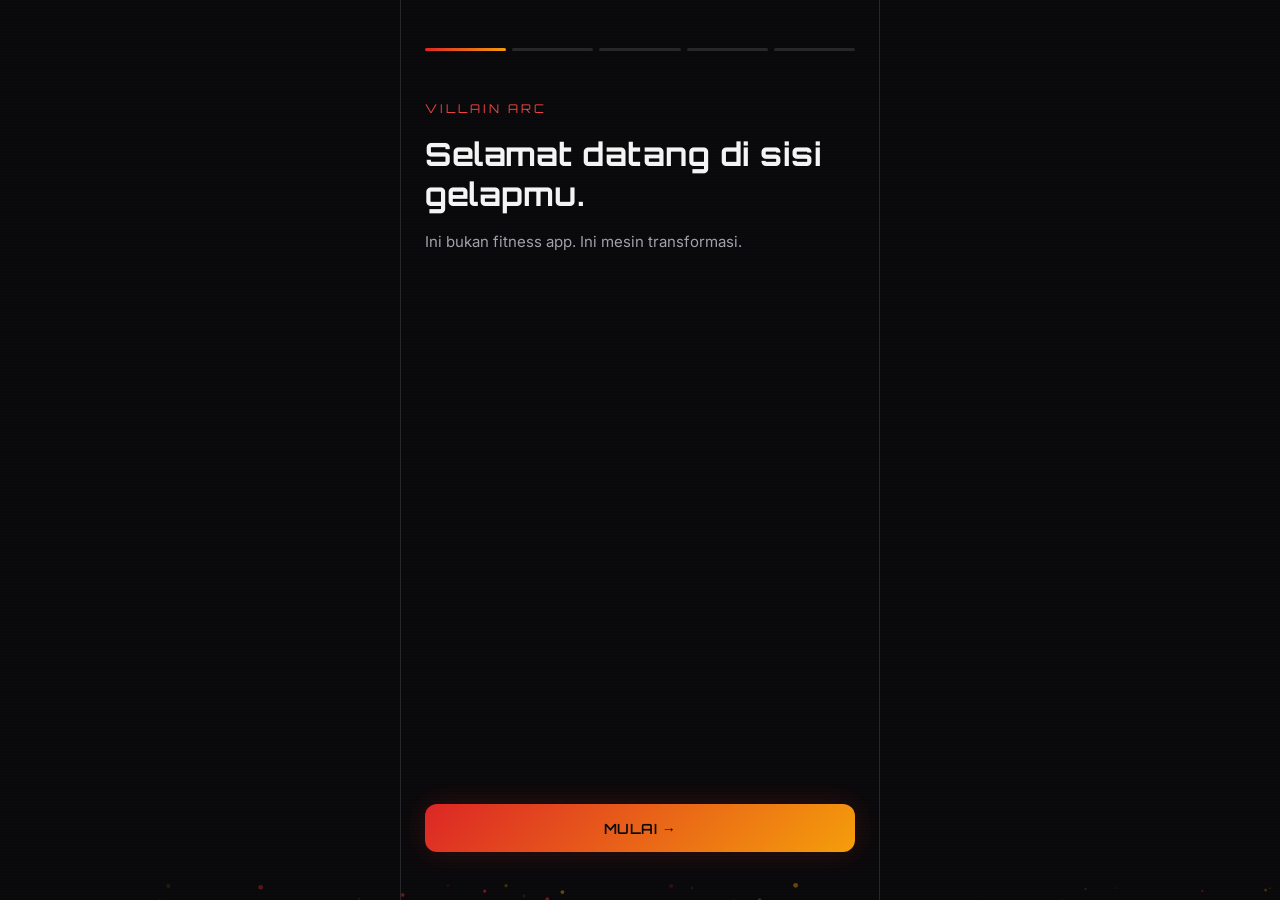
<file: villain-arc/index.html>
<!DOCTYPE html>
<html lang="id">
<head>
<meta charset="UTF-8" />
<meta name="viewport" content="width=device-width, initial-scale=1, viewport-fit=cover" />
<meta name="theme-color" content="#dc2626" />
<meta name="description" content="VILLAIN ARC — Transform pain into power. Daily workout tracker dengan gamifikasi RPG." />
<title>VILLAIN ARC — Workout Tracker</title>
<link rel="manifest" href="manifest.json" />
<link rel="icon" href="assets/icons/icon-192.png" />
<link rel="apple-touch-icon" href="assets/icons/icon-192.png" />

<link rel="preconnect" href="https://fonts.googleapis.com">
<link rel="preconnect" href="https://fonts.gstatic.com" crossorigin>
<link href="https://fonts.googleapis.com/css2?family=Orbitron:wght@600;700&family=Inter:wght@400;500;600;700&family=JetBrains+Mono:wght@700&display=swap" rel="stylesheet">

<link rel="stylesheet" href="css/variables.css" />
<link rel="stylesheet" href="css/base.css" />
<link rel="stylesheet" href="css/components.css" />
<link rel="stylesheet" href="css/animations.css" />
<link rel="stylesheet" href="css/pages.css" />
</head>
<body>
<div id="app"><!-- rendered by app.js --></div>

<script src="js/data.js"></script>
<script src="js/storage.js"></script>
<script src="js/gamification.js"></script>
<script src="js/quotes.js"></script>
<script src="js/timer.js"></script>
<script src="js/notifications.js"></script>
<script src="js/ui.js"></script>
<script src="js/ai-coach.js"></script>
<script src="js/app.js"></script>
</body>
</html>
</file>
<file: villain-arc/css/variables.css>
:root {
  /* === CORE DARKS === */
  --bg-void:        #09090b;
  --bg-surface:     #111113;
  --bg-elevated:    #1a1a1f;
  --bg-hover:       #222228;

  /* === ACCENT: CRIMSON RAGE (Primary) === */
  --crimson-500:    #dc2626;
  --crimson-400:    #ef4444;
  --crimson-600:    #b91c1c;
  --crimson-glow:   rgba(220, 38, 38, 0.15);
  --crimson-ghost:  rgba(220, 38, 38, 0.08);

  /* === ACCENT: ROYAL PURPLE (XP & Level) === */
  --purple-500:     #8b5cf6;
  --purple-400:     #a78bfa;
  --purple-glow:    rgba(139, 92, 246, 0.15);

  /* === ACCENT: EMERALD (Success/Completed) === */
  --emerald-500:    #10b981;
  --emerald-400:    #34d399;
  --emerald-glow:   rgba(16, 185, 129, 0.15);

  /* === ACCENT: AMBER (Warning/Streak) === */
  --amber-500:      #f59e0b;
  --amber-400:      #fbbf24;

  /* === ACCENT: BLUE (Leg Day) === */
  --blue-500:       #3b82f6;
  --blue-400:       #60a5fa;
  --blue-glow:      rgba(59, 130, 246, 0.15);

  /* === TEXT HIERARCHY === */
  --text-primary:   #f4f4f5;
  --text-secondary: #a1a1aa;
  --text-muted:     #87878f; /* dulu #52525b — rasio kontras cuma ~2.2-2.6:1 (gagal WCAG AA di semua background gelap yang dipakai app ini). Sekarang >=4.5:1 di ketiganya. */
  --text-accent:    var(--crimson-400);

  /* === BORDERS & DIVIDERS === */
  --border-subtle:  #27272a;
  --border-default: #3f3f46;

  /* === GRADIENTS === */
  --gradient-fire:    linear-gradient(135deg, #dc2626, #f59e0b);
  --gradient-villain: linear-gradient(135deg, #8b5cf6, #dc2626);
  --gradient-dark:    linear-gradient(180deg, #111113, #09090b);

  /* === SHADOWS === */
  --shadow-card:        0 4px 24px rgba(0, 0, 0, 0.4);
  --shadow-glow-red:    0 0 30px rgba(220, 38, 38, 0.2);
  --shadow-glow-purple: 0 0 30px rgba(139, 92, 246, 0.2);
  --shadow-glow-amber:  0 0 30px rgba(245, 158, 11, 0.2);
  --shadow-glow-emerald:0 0 30px rgba(16, 185, 129, 0.2);

  /* === SPACING SCALE === */
  --space-xs: 4px;
  --space-sm: 8px;
  --space-md: 16px;
  --space-lg: 24px;
  --space-xl: 32px;
  --space-2xl: 48px;

  /* === BORDER RADIUS === */
  --radius-sm: 8px;
  --radius-md: 12px;
  --radius-lg: 16px;
  --radius-xl: 24px;
  --radius-full: 9999px;

  /* === TRANSITIONS === */
  --transition-fast: 150ms cubic-bezier(0.4, 0, 0.2, 1);
  --transition-base: 250ms cubic-bezier(0.4, 0, 0.2, 1);
  --transition-slow: 400ms cubic-bezier(0.4, 0, 0.2, 1);
  --transition-bounce: 500ms cubic-bezier(0.34, 1.56, 0.64, 1);

  /* === TYPOGRAPHY === */
  --font-display: 'Orbitron', sans-serif;
  --font-body: 'Inter', sans-serif;

  /* === Z-INDEX === */
  --z-nav: 100;
  --z-modal: 200;
  --z-toast: 300;
  --z-celebration: 400;
}

/* Reduced motion support */
@media (prefers-reduced-motion: reduce) {
  *, *::before, *::after {
    animation-duration: 0.01ms !important;
    animation-iteration-count: 1 !important;
    transition-duration: 0.01ms !important;
    scroll-behavior: auto !important;
  }
}
</file>
<file: villain-arc/css/base.css>
*, *::before, *::after {
  box-sizing: border-box;
  margin: 0;
  padding: 0;
}

html {
  -webkit-text-size-adjust: 100%;
  scroll-behavior: smooth;
}

body {
  background: var(--bg-void);
  color: var(--text-primary);
  font-family: var(--font-body);
  font-size: 14px;
  line-height: 1.6;
  min-height: 100vh;
  min-height: 100dvh;
  overflow-x: hidden;
  position: relative;
  -webkit-font-smoothing: antialiased;
}

/* Ambient scan-line overlay for HUD feel */
body::before {
  content: '';
  position: fixed;
  inset: 0;
  pointer-events: none;
  z-index: 1;
  background: repeating-linear-gradient(
    to bottom,
    rgba(244, 244, 245, 0.03) 0px,
    rgba(244, 244, 245, 0.03) 1px,
    transparent 1px,
    transparent 3px
  );
  opacity: 0.4;
}

h1, h2, h3, h4, h5, h6 {
  font-family: var(--font-display);
  font-weight: 700;
  color: var(--text-primary);
  line-height: 1.2;
}

.heading-xl {
  font-family: var(--font-display);
  font-size: 40px;
  font-weight: 700;
  letter-spacing: 2px;
}

.heading-l {
  font-family: var(--font-display);
  font-size: 24px;
  font-weight: 700;
  letter-spacing: 1.5px;
}

.heading-m {
  font-family: var(--font-display);
  font-size: 18px;
  font-weight: 600;
  letter-spacing: 1px;
}

.heading-s {
  font-family: var(--font-body);
  font-size: 16px;
  font-weight: 600;
}

.text-body {
  font-family: var(--font-body);
  font-size: 14px;
  font-weight: 400;
  line-height: 1.6;
  color: var(--text-secondary);
}

.text-caption {
  font-family: var(--font-body);
  font-size: 12px;
  font-weight: 400;
  color: var(--text-muted);
}

.mono {
  font-family: 'JetBrains Mono', var(--font-display), monospace;
  font-variant-numeric: tabular-nums;
}

button {
  font-family: inherit;
  cursor: pointer;
  border: none;
  background: none;
  color: inherit;
}

input, select, textarea {
  font-family: inherit;
  color: inherit;
  background: var(--bg-elevated);
  border: 1px solid var(--border-default);
  border-radius: var(--radius-sm);
}

a {
  color: inherit;
  text-decoration: none;
}

ul, ol {
  list-style: none;
}

img, svg {
  display: block;
  max-width: 100%;
}

:focus-visible {
  outline: 2px solid var(--crimson-400);
  outline-offset: 2px;
}

.visually-hidden {
  position: absolute;
  width: 1px;
  height: 1px;
  overflow: hidden;
  clip: rect(0 0 0 0);
  white-space: nowrap;
}

::-webkit-scrollbar {
  width: 6px;
  height: 6px;
}
::-webkit-scrollbar-track {
  background: transparent;
}
::-webkit-scrollbar-thumb {
  background: var(--border-default);
  border-radius: var(--radius-full);
}

#app {
  position: relative;
  z-index: 2;
  max-width: 480px;
  margin: 0 auto;
  min-height: 100vh;
  min-height: 100dvh;
  display: flex;
  flex-direction: column;
}
</file>
<file: villain-arc/css/components.css>
/* === EMBER PARTICLE CANVAS === */
#ember-canvas {
  position: fixed;
  inset: 0;
  z-index: 0;
  pointer-events: none;
}

/* === TOP BAR === */
.topbar {
  position: sticky;
  top: 0;
  z-index: var(--z-nav);
  display: flex;
  align-items: center;
  justify-content: space-between;
  padding: var(--space-md) var(--space-lg);
  background: rgba(9, 9, 11, 0.85);
  backdrop-filter: blur(12px);
  -webkit-backdrop-filter: blur(12px);
  border-bottom: 1px solid var(--border-subtle);
}

.logo {
  font-family: var(--font-display);
  font-size: 18px;
  font-weight: 700;
  letter-spacing: 2px;
  color: var(--text-primary);
  position: relative;
}

.logo::after {
  content: 'VILLAIN ARC';
  position: absolute;
  left: 1px;
  top: 0;
  color: var(--crimson-500);
  opacity: 0;
  overflow: hidden;
  animation: glitch-flicker 6s infinite;
}

.topbar-actions {
  display: flex;
  align-items: center;
  gap: var(--space-sm);
}

.icon-btn {
  width: 40px;
  height: 40px;
  display: flex;
  align-items: center;
  justify-content: center;
  border-radius: var(--radius-md);
  color: var(--text-secondary);
  transition: background var(--transition-fast), color var(--transition-fast);
}
.icon-btn:hover, .icon-btn:active {
  background: var(--bg-hover);
  color: var(--text-primary);
}

.streak-badge {
  display: flex;
  align-items: center;
  gap: 4px;
  padding: 6px 12px;
  border-radius: var(--radius-full);
  background: var(--crimson-ghost);
  border: 1px solid var(--crimson-glow);
  color: var(--amber-400);
  font-family: var(--font-display);
  font-weight: 600;
  font-size: 14px;
  box-shadow: var(--shadow-glow-amber);
}

/* === CARDS === */
.card {
  background: var(--bg-surface);
  border: 1px solid var(--border-subtle);
  border-radius: var(--radius-lg);
  padding: var(--space-lg);
  box-shadow: var(--shadow-card);
}

.card-glass {
  background: rgba(17, 17, 19, 0.6);
  backdrop-filter: blur(12px);
  -webkit-backdrop-filter: blur(12px);
  border: 1px solid var(--border-subtle);
  border-radius: var(--radius-lg);
  padding: var(--space-lg);
}

.card-gradient-border {
  position: relative;
  border-radius: var(--radius-lg);
  padding: 1px;
  background: var(--gradient-villain);
}
.card-gradient-border > .card-inner {
  background: var(--bg-surface);
  border-radius: calc(var(--radius-lg) - 1px);
  padding: var(--space-lg);
}

/* === DAY TYPE BADGE === */
.day-badge {
  display: inline-flex;
  align-items: center;
  gap: var(--space-sm);
  padding: 10px 18px;
  border-radius: var(--radius-full);
  font-family: var(--font-display);
  font-weight: 700;
  font-size: 14px;
  letter-spacing: 1px;
}
.day-badge--push    { background: var(--crimson-ghost); color: var(--crimson-400); border: 1px solid var(--crimson-glow); }
.day-badge--pull     { background: var(--purple-glow); color: var(--purple-400); border: 1px solid var(--purple-glow); }
.day-badge--legs     { background: var(--blue-glow); color: var(--blue-400); border: 1px solid var(--blue-glow); }
.day-badge--rest     { background: var(--bg-elevated); color: var(--text-muted); border: 1px solid var(--border-subtle); }
.day-badge--heartbreak {
  background: var(--gradient-fire);
  color: #09090b;
  box-shadow: var(--shadow-glow-red);
  animation: pulse-glow 2s ease-in-out infinite;
}

/* === QUOTE CARD === */
.quote-card {
  position: relative;
  border-radius: var(--radius-lg);
  padding: 1px;
  background: var(--gradient-villain);
  margin: var(--space-lg) 0;
}
.quote-card-inner {
  background: var(--bg-surface);
  border-radius: calc(var(--radius-lg) - 1px);
  padding: var(--space-lg);
  display: flex;
  gap: var(--space-md);
  align-items: flex-start;
}
.quote-icon {
  font-size: 20px;
  flex-shrink: 0;
}
.quote-text {
  font-size: 15px;
  font-weight: 500;
  color: var(--text-primary);
  line-height: 1.5;
}
.quote-refresh {
  display: block;
  margin-top: var(--space-md);
  font-size: 12px;
  color: var(--purple-400);
  font-weight: 600;
}

/* === CHECKLIST === */
.checklist-item {
  display: flex;
  align-items: flex-start;
  gap: var(--space-md);
  padding: var(--space-md);
  border-radius: var(--radius-md);
  border: 1px solid var(--border-subtle);
  background: var(--bg-surface);
  margin-bottom: var(--space-sm);
  transition: background var(--transition-base), border-color var(--transition-base), opacity var(--transition-base);
  position: relative;
  overflow: hidden;
}
.checklist-item.is-complete {
  border-color: var(--emerald-glow);
  background: var(--emerald-glow);
}

.checkbox-diamond {
  width: 26px;
  height: 26px;
  flex-shrink: 0;
  border: 2px solid var(--border-default);
  transform: rotate(45deg);
  border-radius: 4px;
  margin-top: 2px;
  display: flex;
  align-items: center;
  justify-content: center;
  transition: border-color var(--transition-base), background var(--transition-base), box-shadow var(--transition-base);
  position: relative;
}
.checkbox-diamond svg {
  transform: rotate(-45deg);
  width: 14px;
  height: 14px;
  opacity: 0;
  transition: opacity var(--transition-fast);
  stroke: #09090b;
}
.checklist-item.is-complete .checkbox-diamond {
  background: var(--emerald-500);
  border-color: var(--emerald-500);
  box-shadow: 0 0 16px rgba(16, 185, 129, 0.5);
  animation: checkbox-pulse 400ms var(--transition-bounce);
}
.checklist-item.is-complete .checkbox-diamond svg {
  opacity: 1;
}

.exercise-info {
  flex: 1;
  min-width: 0;
}
.exercise-name {
  font-weight: 600;
  font-size: 14px;
  color: var(--text-primary);
  transition: color var(--transition-base);
}
.checklist-item.is-complete .exercise-name {
  color: var(--text-muted);
  text-decoration: line-through;
  text-decoration-color: var(--emerald-500);
}
.exercise-target {
  font-size: 12px;
  color: var(--text-secondary);
  margin-top: 2px;
}
.exercise-muscle-badge {
  display: inline-block;
  margin-top: var(--space-xs);
  font-size: 10px;
  color: var(--text-muted);
  padding: 2px 8px;
  border-radius: var(--radius-full);
  background: var(--bg-elevated);
  border: 1px solid var(--border-subtle);
}

.xp-float {
  position: absolute;
  right: var(--space-md);
  top: var(--space-sm);
  font-family: var(--font-display);
  font-weight: 700;
  font-size: 13px;
  color: var(--purple-400);
  pointer-events: none;
  animation: xp-float-up 900ms ease-out forwards;
}

/* === STATS BAR === */
.stats-scroll {
  display: flex;
  gap: var(--space-sm);
  overflow-x: auto;
  padding: var(--space-md) 0;
  scrollbar-width: none;
}
.stats-scroll::-webkit-scrollbar { display: none; }

.stat-chip {
  flex: 0 0 auto;
  min-width: 108px;
  background: var(--bg-surface);
  border: 1px solid var(--border-subtle);
  border-radius: var(--radius-md);
  padding: var(--space-md);
}
.stat-chip-label {
  font-size: 11px;
  color: var(--text-muted);
  display: flex;
  align-items: center;
  gap: 4px;
  margin-bottom: 4px;
}
.stat-chip-value {
  font-family: var(--font-display);
  font-size: 20px;
  font-weight: 700;
  color: var(--text-primary);
}

/* === PROGRESS BARS === */
.xp-bar-track {
  width: 100%;
  height: 10px;
  border-radius: var(--radius-full);
  background: var(--bg-elevated);
  overflow: hidden;
  position: relative;
  border: 1px solid var(--border-subtle);
}
.xp-bar-fill {
  height: 100%;
  border-radius: var(--radius-full);
  background: var(--gradient-fire);
  background-size: 200% 100%;
  transition: width var(--transition-slow);
  animation: shimmer 2.5s linear infinite;
  position: relative;
}
.xp-bar-label {
  display: flex;
  justify-content: space-between;
  font-size: 12px;
  color: var(--text-secondary);
  margin-top: var(--space-sm);
}

.ring-progress {
  transform: rotate(-90deg);
}
.ring-progress-bg { stroke: var(--bg-elevated); }
.ring-progress-fill {
  stroke: var(--emerald-500);
  stroke-linecap: round;
  transition: stroke-dashoffset var(--transition-slow);
}

/* === BUTTONS === */
.btn {
  display: inline-flex;
  align-items: center;
  justify-content: center;
  gap: var(--space-sm);
  min-height: 48px;
  padding: 0 var(--space-lg);
  border-radius: var(--radius-md);
  font-family: var(--font-display);
  font-weight: 600;
  font-size: 14px;
  letter-spacing: 0.5px;
  transition: transform var(--transition-fast), box-shadow var(--transition-fast), background var(--transition-fast), opacity var(--transition-fast);
  width: 100%;
}
.btn:active { transform: scale(0.97); }

.btn-primary {
  background: var(--gradient-fire);
  color: #09090b;
  box-shadow: var(--shadow-glow-red);
}
.btn-primary:hover { box-shadow: 0 0 40px rgba(220, 38, 38, 0.35); }

.btn-secondary {
  background: var(--bg-elevated);
  color: var(--text-primary);
  border: 1px solid var(--border-default);
}
.btn-secondary:hover { background: var(--bg-hover); }

.btn-ghost {
  background: transparent;
  color: var(--text-secondary);
  min-height: 40px;
}
.btn-ghost:hover { color: var(--text-primary); }

.btn-danger {
  background: var(--crimson-ghost);
  color: var(--crimson-400);
  border: 1px solid var(--crimson-glow);
}

/* Konten cuma untuk screen reader — dipakai buat label input tanpa teks visual */
.sr-only {
  position: absolute;
  width: 1px; height: 1px;
  padding: 0; margin: -1px;
  overflow: hidden;
  clip: rect(0, 0, 0, 0);
  white-space: nowrap;
  border: 0;
}

/* === AI COACH === */
.coach-empty {
  text-align: center;
  padding: var(--space-2xl) var(--space-md);
}
.coach-empty-icon { font-size: 40px; margin-bottom: var(--space-md); }
.coach-thread {
  display: flex;
  flex-direction: column;
  gap: var(--space-sm);
  max-height: 60vh;
  overflow-y: auto;
  padding: var(--space-sm) 2px;
  margin-bottom: var(--space-md);
}
.coach-bubble {
  max-width: 85%;
  padding: var(--space-sm) var(--space-md);
  border-radius: var(--radius-lg);
  font-size: 14px;
  line-height: 1.5;
  white-space: pre-wrap;
}
.coach-bubble--user {
  align-self: flex-end;
  background: var(--crimson-ghost);
  border: 1px solid var(--crimson-glow);
  color: var(--text-primary);
}
.coach-bubble--assistant {
  align-self: flex-start;
  background: var(--bg-elevated);
  border: 1px solid var(--border-subtle);
  color: var(--text-primary);
}
.coach-bubble--pending { color: var(--text-muted); font-style: italic; }
.coach-bubble--error {
  border-color: var(--crimson-glow);
  color: var(--crimson-400);
}
.coach-bubble--proposal {
  align-self: flex-start;
  width: 100%;
  max-width: 100%;
  background: var(--bg-elevated);
  border: 1px solid var(--crimson-glow);
  white-space: normal;
}
.coach-input-row {
  display: flex;
  gap: var(--space-sm);
  align-items: center;
}
.coach-input-row .field-input { flex: 1; }

/* === BOTTOM NAV === */
.bottom-nav {
  position: sticky;
  bottom: 0;
  z-index: var(--z-nav);
  display: flex;
  justify-content: space-around;
  align-items: center;
  padding: var(--space-sm) var(--space-sm) calc(var(--space-sm) + env(safe-area-inset-bottom, 0px));
  background: rgba(9, 9, 11, 0.85);
  backdrop-filter: blur(12px);
  -webkit-backdrop-filter: blur(12px);
  border-top: 1px solid var(--border-subtle);
  margin-top: auto;
}
.nav-tab {
  flex: 1;
  display: flex;
  flex-direction: column;
  align-items: center;
  gap: 4px;
  padding: 8px 4px;
  min-height: 48px;
  color: var(--text-muted);
  transition: color var(--transition-fast);
  border-radius: var(--radius-md);
}
.nav-tab.is-active {
  color: var(--crimson-400);
}
.nav-tab-icon { font-size: 20px; }
.nav-tab-label { font-size: 10px; font-weight: 600; letter-spacing: 0.3px; }

/* === MODAL / SHEET === */
.modal-overlay {
  position: fixed;
  inset: 0;
  background: rgba(0, 0, 0, 0.65);
  backdrop-filter: blur(4px);
  z-index: var(--z-modal);
  display: flex;
  align-items: flex-end;
  justify-content: center;
  opacity: 0;
  pointer-events: none;
  transition: opacity var(--transition-base);
}
.modal-overlay.is-open {
  opacity: 1;
  pointer-events: auto;
}
.modal-sheet {
  width: 100%;
  max-width: 480px;
  background: var(--bg-elevated);
  border-top: 1px solid var(--border-default);
  border-radius: var(--radius-xl) var(--radius-xl) 0 0;
  padding: var(--space-lg);
  padding-bottom: calc(var(--space-lg) + env(safe-area-inset-bottom, 0px));
  transform: translateY(100%);
  transition: transform var(--transition-slow);
  max-height: 85vh;
  overflow-y: auto;
}
.modal-overlay.is-open .modal-sheet {
  transform: translateY(0);
}
.modal-handle {
  width: 40px;
  height: 4px;
  border-radius: var(--radius-full);
  background: var(--border-default);
  margin: 0 auto var(--space-md);
}

/* === TOAST === */
.toast {
  position: fixed;
  bottom: 90px;
  left: 50%;
  transform: translateX(-50%) translateY(20px);
  background: var(--bg-elevated);
  border: 1px solid var(--border-default);
  border-radius: var(--radius-md);
  padding: 12px 20px;
  font-size: 13px;
  color: var(--text-primary);
  box-shadow: var(--shadow-card);
  z-index: var(--z-toast);
  opacity: 0;
  transition: opacity var(--transition-base), transform var(--transition-base);
  pointer-events: none;
  max-width: 90%;
  text-align: center;
}
.toast.is-visible {
  opacity: 1;
  transform: translateX(-50%) translateY(0);
}

/* === CELEBRATION OVERLAY === */
.celebration-overlay {
  position: fixed;
  inset: 0;
  z-index: var(--z-celebration);
  display: flex;
  flex-direction: column;
  align-items: center;
  justify-content: center;
  background: radial-gradient(circle at center, rgba(220,38,38,0.25), rgba(9,9,11,0.96));
  opacity: 0;
  pointer-events: none;
  transition: opacity 300ms ease;
  text-align: center;
  padding: var(--space-lg);
}
.celebration-overlay.is-visible {
  opacity: 1;
  pointer-events: auto;
}
.celebration-title {
  font-family: var(--font-display);
  font-size: 36px;
  font-weight: 700;
  letter-spacing: 2px;
  background: var(--gradient-fire);
  -webkit-background-clip: text;
  background-clip: text;
  color: transparent;
  animation: glitch-text 600ms ease;
}
.celebration-xp {
  font-family: var(--font-display);
  font-size: 20px;
  color: var(--amber-400);
  margin-top: var(--space-md);
}
.celebration-sub {
  color: var(--text-secondary);
  margin-top: var(--space-sm);
  font-size: 13px;
}

/* === TIMER === */
.timer-display {
  font-family: var(--font-display);
  font-size: 72px;
  font-weight: 700;
  text-align: center;
  font-variant-numeric: tabular-nums;
  transition: color var(--transition-base);
  color: var(--emerald-400);
}
.timer-display.timer-warn { color: var(--amber-400); }
.timer-display.timer-critical {
  color: var(--crimson-400);
  animation: pulse-glow 500ms ease-in-out infinite;
}
.rest-timer-float {
  position: fixed;
  bottom: 84px;
  right: var(--space-lg);
  background: var(--bg-elevated);
  border: 1px solid var(--border-default);
  border-radius: var(--radius-full);
  padding: 10px 16px;
  font-family: var(--font-display);
  font-weight: 700;
  box-shadow: var(--shadow-card);
  z-index: var(--z-nav);
}

/* === FORM ELEMENTS === */
.field {
  margin-bottom: var(--space-lg);
}
.field-label {
  display: block;
  font-size: 13px;
  font-weight: 600;
  color: var(--text-secondary);
  margin-bottom: var(--space-sm);
}
.field-input {
  width: 100%;
  min-height: 48px;
  padding: 0 var(--space-md);
  font-size: 15px;
  border-radius: var(--radius-md);
}
.field-input:focus {
  border-color: var(--crimson-500);
}

.toggle-row {
  display: flex;
  align-items: center;
  justify-content: space-between;
  padding: var(--space-md) 0;
  border-bottom: 1px solid var(--border-subtle);
}
.toggle-switch {
  width: 44px;
  height: 26px;
  border-radius: var(--radius-full);
  background: var(--bg-elevated);
  border: 1px solid var(--border-default);
  position: relative;
  flex-shrink: 0;
  transition: background var(--transition-base);
}
.toggle-switch::after {
  content: '';
  position: absolute;
  width: 20px;
  height: 20px;
  border-radius: 50%;
  background: var(--text-secondary);
  top: 2px;
  left: 2px;
  transition: transform var(--transition-base), background var(--transition-base);
}
.toggle-switch.is-on {
  background: var(--crimson-ghost);
  border-color: var(--crimson-500);
}
.toggle-switch.is-on::after {
  transform: translateX(18px);
  background: var(--crimson-400);
}

/* === BADGES (Achievements) === */
.badge-grid {
  display: grid;
  grid-template-columns: repeat(3, 1fr);
  gap: var(--space-sm);
}
.badge-tile {
  aspect-ratio: 1;
  display: flex;
  flex-direction: column;
  align-items: center;
  justify-content: center;
  gap: 6px;
  border-radius: var(--radius-md);
  background: var(--bg-surface);
  border: 1px solid var(--border-subtle);
  padding: var(--space-sm);
  text-align: center;
}
.badge-tile.is-locked {
  filter: grayscale(1);
  opacity: 0.4;
}
.badge-tile.is-unlocked {
  border-color: var(--amber-500);
  box-shadow: 0 0 16px rgba(245, 158, 11, 0.15);
}
.badge-icon { font-size: 24px; }
.badge-name {
  font-size: 9px;
  font-weight: 700;
  letter-spacing: 0.3px;
  color: var(--text-secondary);
}

/* === RANK LADDER === */
.rank-ladder {
  display: flex;
  flex-direction: column-reverse;
  gap: var(--space-sm);
}
.rank-row {
  display: flex;
  align-items: center;
  gap: var(--space-md);
  padding: var(--space-md);
  border-radius: var(--radius-md);
  background: var(--bg-surface);
  border: 1px solid var(--border-subtle);
  opacity: 0.4;
}
.rank-row.is-achieved { opacity: 1; }
.rank-row.is-current {
  border-color: var(--purple-500);
  box-shadow: var(--shadow-glow-purple);
  opacity: 1;
}
.rank-level-num {
  font-family: var(--font-display);
  font-weight: 700;
  color: var(--purple-400);
  width: 32px;
}

/* === CALENDAR HEATMAP === */
.heatmap-grid {
  display: grid;
  grid-template-columns: repeat(7, 1fr);
  gap: 4px;
}
.heatmap-cell {
  aspect-ratio: 1;
  border-radius: 4px;
  background: var(--bg-surface);
  display: flex;
  align-items: center;
  justify-content: center;
  font-size: 9px;
  color: var(--text-muted);
  cursor: pointer;
}
.heatmap-cell--rest { background: var(--bg-elevated); color: var(--text-muted); }
.heatmap-cell--done { background: var(--emerald-500); color: #09090b; font-weight: 700; }
.heatmap-cell--skipped { background: var(--crimson-500); color: #09090b; font-weight: 700; }
.heatmap-cell--future { opacity: 0.3; }

/* === EMPTY STATES === */
.empty-state {
  text-align: center;
  padding: var(--space-2xl) var(--space-lg);
  color: var(--text-muted);
}

/* === UTILITY === */
.mt-sm { margin-top: var(--space-sm); }
.mt-md { margin-top: var(--space-md); }
.mt-lg { margin-top: var(--space-lg); }
.mb-sm { margin-bottom: var(--space-sm); }
.mb-md { margin-bottom: var(--space-md); }
.mb-lg { margin-bottom: var(--space-lg); }
.flex-between { display: flex; align-items: center; justify-content: space-between; }
.flex-col { display: flex; flex-direction: column; }
.gap-sm { gap: var(--space-sm); }
.gap-md { gap: var(--space-md); }
</file>
<file: villain-arc/css/animations.css>
@keyframes pulse-glow {
  0%, 100% { box-shadow: 0 0 20px rgba(220, 38, 38, 0.25); }
  50% { box-shadow: 0 0 36px rgba(220, 38, 38, 0.55); }
}

@keyframes checkbox-pulse {
  0% { transform: rotate(45deg) scale(1); }
  50% { transform: rotate(45deg) scale(1.25); }
  100% { transform: rotate(45deg) scale(1); }
}

@keyframes xp-float-up {
  0% { opacity: 0; transform: translateY(0); }
  15% { opacity: 1; }
  100% { opacity: 0; transform: translateY(-36px); }
}

@keyframes shimmer {
  0% { background-position: 0% 50%; }
  100% { background-position: 200% 50%; }
}

@keyframes glitch-flicker {
  0%, 92%, 100% { opacity: 0; }
  93% { opacity: 0.7; transform: translateX(-2px); }
  95% { opacity: 0; }
  96% { opacity: 0.5; transform: translateX(2px); }
  97% { opacity: 0; }
}

@keyframes glitch-text {
  0% { opacity: 0; transform: scale(0.9); filter: blur(4px); }
  40% { opacity: 1; transform: scale(1.03); filter: blur(0); }
  60% { transform: translateX(-2px); }
  80% { transform: translateX(2px); }
  100% { transform: scale(1); }
}

@keyframes fade-in {
  from { opacity: 0; }
  to { opacity: 1; }
}

@keyframes fade-in-up {
  from { opacity: 0; transform: translateY(12px); }
  to { opacity: 1; transform: translateY(0); }
}

@keyframes float-idle {
  0%, 100% { transform: translateY(0); }
  50% { transform: translateY(-8px); }
}

@keyframes breathing-glow {
  0%, 100% { filter: drop-shadow(0 0 12px rgba(139, 92, 246, 0.3)); }
  50% { filter: drop-shadow(0 0 24px rgba(139, 92, 246, 0.6)); }
}

@keyframes page-in {
  from { opacity: 0; transform: translateY(8px); }
  to { opacity: 1; transform: translateY(0); }
}

.page-transition {
  animation: page-in var(--transition-slow);
}

.fade-in-up {
  animation: fade-in-up var(--transition-slow) both;
}

.idle-float {
  animation: float-idle 3s ease-in-out infinite;
}

.idle-glow {
  animation: breathing-glow 3s ease-in-out infinite;
}

@keyframes confetti-fall {
  0% { transform: translateY(-10vh) rotate(0deg); opacity: 1; }
  100% { transform: translateY(110vh) rotate(720deg); opacity: 0; }
}

.confetti-piece {
  position: fixed;
  top: 0;
  width: 8px;
  height: 8px;
  z-index: var(--z-celebration);
  pointer-events: none;
  animation: confetti-fall 2.2s ease-in forwards;
}

@keyframes screen-flash {
  0% { opacity: 0; }
  15% { opacity: 0.9; }
  100% { opacity: 0; }
}

.screen-flash {
  position: fixed;
  inset: 0;
  background: var(--gradient-fire);
  z-index: 350;
  pointer-events: none;
  animation: screen-flash 500ms ease-out forwards;
}
</file>
<file: villain-arc/css/pages.css>
.page {
  flex: 1;
  padding: var(--space-lg);
  padding-bottom: var(--space-2xl);
}

/* === ONBOARDING === */
.onboarding-screen {
  flex: 1;
  display: flex;
  flex-direction: column;
  justify-content: center;
  padding: var(--space-2xl) var(--space-lg);
  min-height: 100vh;
  min-height: 100dvh;
  position: relative;
}
.onboarding-eyebrow {
  color: var(--crimson-400);
  font-family: var(--font-display);
  font-size: 12px;
  letter-spacing: 3px;
  margin-bottom: var(--space-md);
}
.onboarding-title {
  font-family: var(--font-display);
  font-size: 32px;
  font-weight: 700;
  line-height: 1.25;
  letter-spacing: 0.5px;
  margin-bottom: var(--space-md);
}
.onboarding-subtitle {
  color: var(--text-secondary);
  font-size: 15px;
  margin-bottom: var(--space-2xl);
}
.onboarding-actions {
  margin-top: auto;
  padding-top: var(--space-2xl);
}
.onboarding-progress {
  display: flex;
  gap: 6px;
  margin-bottom: var(--space-2xl);
}
.onboarding-progress-dot {
  height: 3px;
  flex: 1;
  border-radius: var(--radius-full);
  background: var(--border-subtle);
}
.onboarding-progress-dot.is-active {
  background: var(--gradient-fire);
}

.rank-reveal {
  text-align: center;
  margin: var(--space-2xl) 0;
}
.rank-reveal-xp {
  font-family: var(--font-display);
  font-size: 48px;
  font-weight: 700;
  color: var(--amber-400);
  letter-spacing: 2px;
}
.rank-reveal-name {
  font-family: var(--font-display);
  font-size: 18px;
  color: var(--purple-400);
  margin-top: var(--space-sm);
  letter-spacing: 1px;
}

/* === DASHBOARD === */
.hero-section {
  margin-bottom: var(--space-lg);
}
.hero-date {
  font-size: 12px;
  color: var(--text-muted);
  letter-spacing: 1px;
  margin-bottom: var(--space-sm);
}
.hero-greeting {
  font-family: var(--font-display);
  font-size: 22px;
  font-weight: 700;
  line-height: 1.35;
  margin-bottom: var(--space-md);
}

.rest-day-card {
  text-align: center;
  padding: var(--space-2xl) var(--space-lg);
}
.rest-day-icon { font-size: 40px; margin-bottom: var(--space-md); }
.rest-checklist {
  text-align: left;
  margin-top: var(--space-lg);
  display: flex;
  flex-direction: column;
  gap: var(--space-sm);
}
.rest-checklist-item {
  display: flex;
  align-items: center;
  gap: var(--space-sm);
  font-size: 13px;
  color: var(--text-secondary);
}
.countdown-next {
  margin-top: var(--space-lg);
  font-family: var(--font-display);
  font-size: 13px;
  color: var(--purple-400);
}

/* === PROGRESS PAGE === */
.heatmap-header {
  display: flex;
  align-items: center;
  justify-content: space-between;
  margin-bottom: var(--space-md);
}
.heatmap-legend {
  display: flex;
  gap: var(--space-md);
  font-size: 11px;
  color: var(--text-muted);
  margin-top: var(--space-md);
}
.legend-dot {
  display: inline-block;
  width: 8px;
  height: 8px;
  border-radius: 2px;
  margin-right: 4px;
}

.chart-wrap {
  position: relative;
  height: 200px;
  margin-top: var(--space-md);
}

.pr-list {
  display: flex;
  flex-direction: column;
  gap: var(--space-sm);
}
.pr-row {
  display: flex;
  align-items: center;
  justify-content: space-between;
  padding: var(--space-md);
  border-radius: var(--radius-md);
  background: var(--bg-surface);
  border: 1px solid var(--border-subtle);
}
.pr-row.is-new {
  border-color: var(--amber-500);
  box-shadow: var(--shadow-glow-amber);
}
.pr-value {
  font-family: var(--font-display);
  font-weight: 700;
  color: var(--amber-400);
}
.pr-date {
  font-size: 11px;
  color: var(--text-muted);
}

/* === ACHIEVEMENTS PAGE === */
.rank-hero {
  text-align: center;
  padding: var(--space-xl) 0;
}
.rank-emblem {
  width: 100px;
  height: 100px;
  margin: 0 auto var(--space-md);
  border-radius: 50%;
  background: var(--gradient-villain);
  display: flex;
  align-items: center;
  justify-content: center;
  font-size: 40px;
}
.rank-current-name {
  font-family: var(--font-display);
  font-size: 22px;
  font-weight: 700;
  color: var(--text-primary);
}
.rank-current-level {
  color: var(--purple-400);
  font-size: 13px;
  margin-top: 4px;
}

.section-title {
  margin: var(--space-xl) 0 var(--space-md);
}

/* === SETTINGS PAGE === */
.settings-section {
  margin-bottom: var(--space-xl);
}
.settings-section-title {
  color: var(--text-muted);
  font-size: 12px;
  letter-spacing: 1px;
  margin-bottom: var(--space-sm);
  text-transform: uppercase;
}
.preset-msg {
  display: block;
  width: 100%;
  text-align: left;
  padding: var(--space-md);
  border-radius: var(--radius-md);
  background: var(--bg-surface);
  border: 1px solid var(--border-subtle);
  font-size: 13px;
  color: var(--text-secondary);
  margin-bottom: var(--space-sm);
}
.preset-msg.is-selected {
  border-color: var(--crimson-500);
  color: var(--text-primary);
}

.schedule-day-row {
  display: flex;
  align-items: center;
  justify-content: space-between;
  padding: var(--space-md);
  border-radius: var(--radius-md);
  background: var(--bg-surface);
  border: 1px solid var(--border-subtle);
  margin-bottom: var(--space-sm);
}

/* === TIMER PAGE === */
.timer-page {
  display: flex;
  flex-direction: column;
  align-items: center;
  justify-content: center;
  min-height: 60vh;
  text-align: center;
}
.timer-exercise-name {
  font-family: var(--font-display);
  font-size: 16px;
  color: var(--text-secondary);
  margin-bottom: var(--space-lg);
  letter-spacing: 1px;
}
.timer-controls {
  display: flex;
  gap: var(--space-md);
  margin-top: var(--space-2xl);
  width: 100%;
}

@media (min-width: 480px) {
  #app {
    border-left: 1px solid var(--border-subtle);
    border-right: 1px solid var(--border-subtle);
  }
}
</file>
